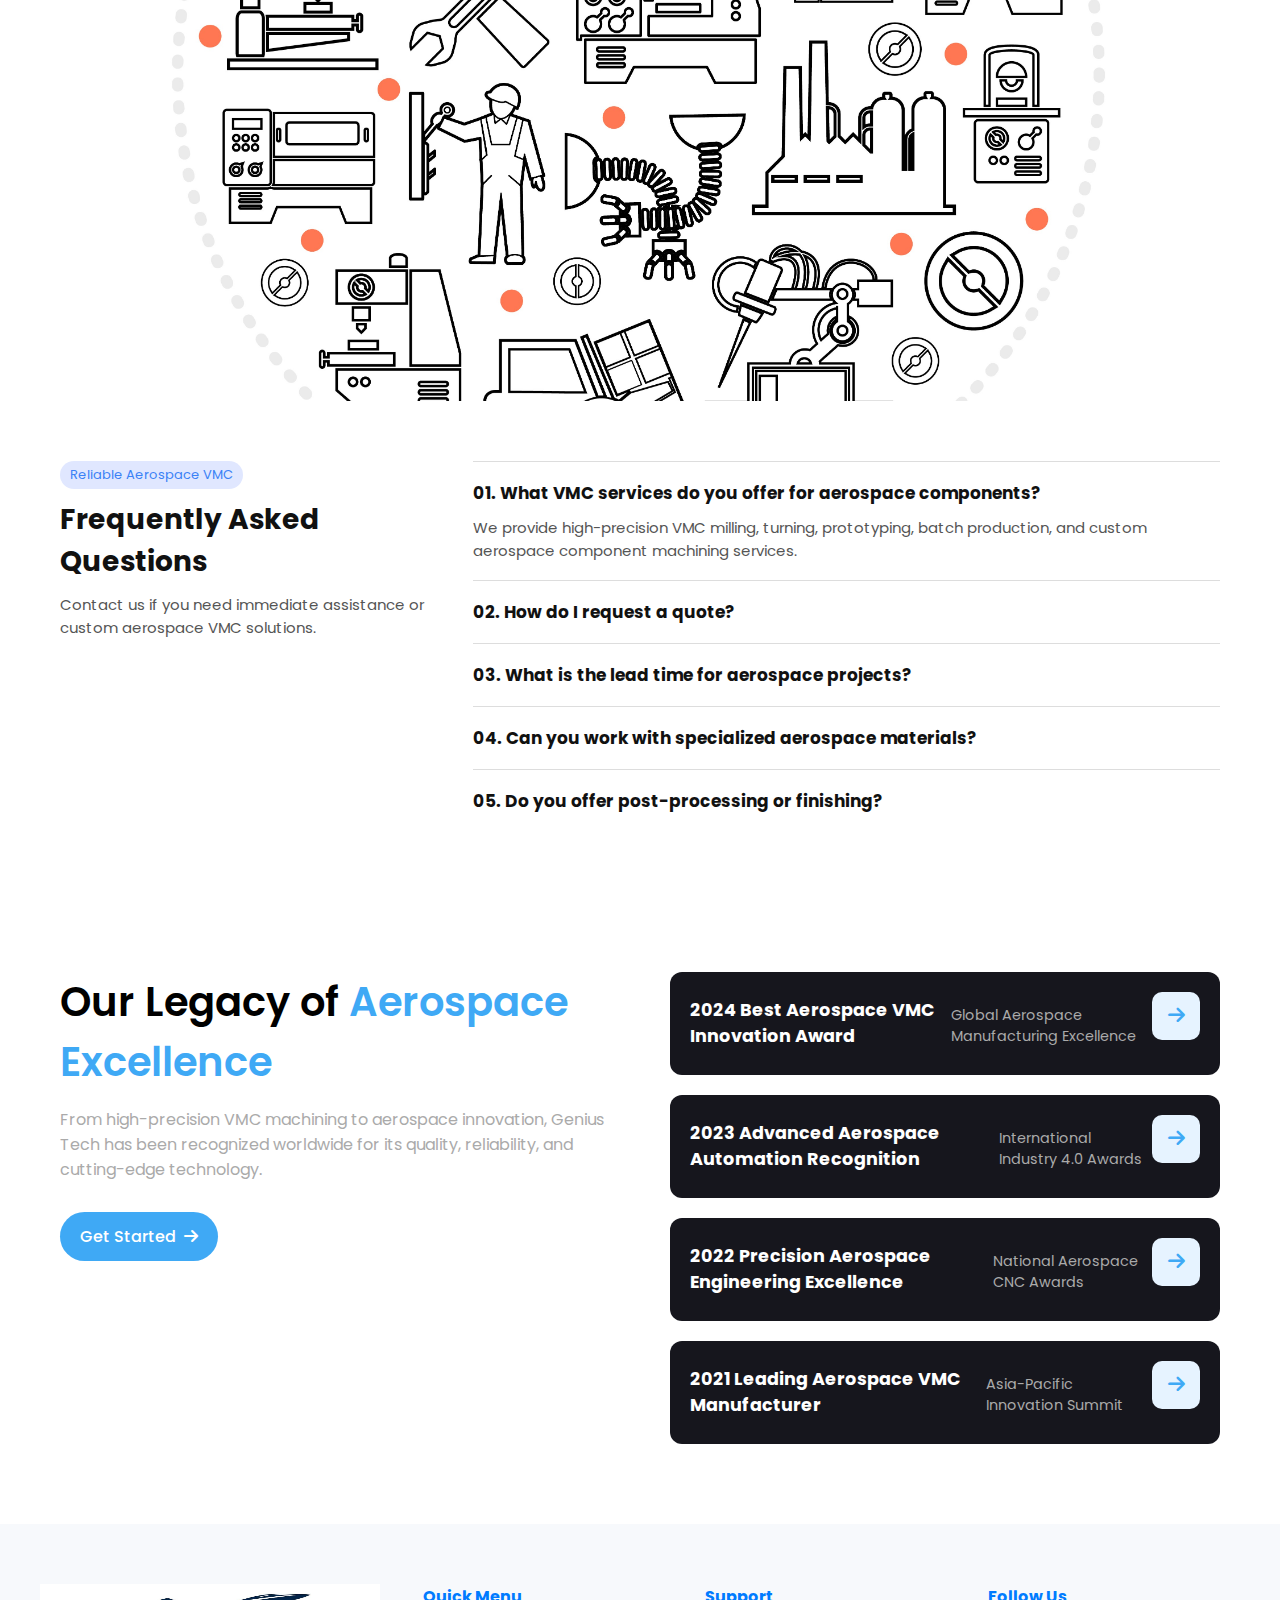
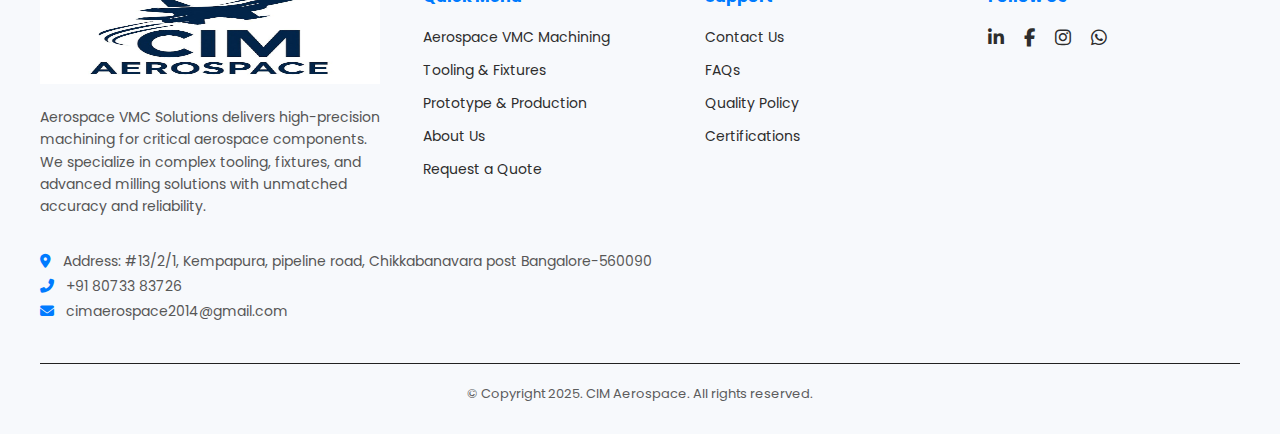
<file: contact.html>
<!DOCTYPE html>
<html lang="en">
  <head>
    <meta charset="UTF-8" />
    <meta name="viewport" content="width=device-width, initial-scale=1.0" />
    <title>Contact</title>
    <link rel="icon" href="img/logo/Screenshot 2025-09-24 103228.png" />

    <link rel="stylesheet" href="style.css" />
    <link
      href="https://fonts.googleapis.com/css2?family=Inter:wght@400;600;700&display=swap"
      rel="stylesheet"
    />
    <link
      href="https://fonts.googleapis.com/css2?family=Barlow:wght@400;500;600&display=swap"
      rel="stylesheet"
    />
    <link
      href="https://fonts.googleapis.com/css2?family=Poppins:wght@300;400;500;600;700&display=swap"
      rel="stylesheet"
    />

    <link
      rel="stylesheet"
      href="https://cdnjs.cloudflare.com/ajax/libs/font-awesome/6.5.0/css/all.min.css"
    />
  </head>
  <style>
    .service-hero-content h2 span.letter,
    .service-hero-content h1 span.letter {
      opacity: 0;
      transform: translateY(-30px);
      animation: fadeInUp 0.6s ease-out forwards;
      display: inline-block;
    }

    @keyframes fadeInUp {
      from {
        opacity: 0;
        transform: translateY(-30px);
      }
      to {
        opacity: 1;
        transform: translateY(0);
      }
    }

    .service-hero {
      background: url(img/45412.jpg) no-repeat center center/cover;

      padding: 100px 30px;
      position: relative;
      overflow: hidden;
      color: #fff;
      text-align: left;
    }

    .service-hero-content {
      max-width: 700px;
      position: relative;
      z-index: 2;
    }

    .service-hero-content h2 {
      font-size: 36px;
      font-weight: 300;
      line-height: 1.4;
    }

    .service-hero-content h2 span {
      font-weight: 700;
      color: #4c4c4c;
    }

    .bg-text {
      font-size: 100px;
      font-weight: 700;

      margin: 0;
      line-height: 1;
      bottom: 30px;
      left: 30px;
      color: #313131;
    }

    .legacy-section {
      color: #000000;
      padding: 80px 60px;
      font-family: "Poppins", sans-serif;
    }

    .legacy-container {
      display: flex;
      justify-content: space-between;
      align-items: flex-start;
      gap: 60px;
    }

    .legacy-left {
      flex: 1;
    }

    .legacy-left h2 {
      font-size: 2.5rem;
      font-weight: 600;
      margin-bottom: 15px;
    }

    .legacy-left h2 span {
      color: #3fa9f5;
    }

    .legacy-left p {
      font-size: 1rem;
      color: #aaa;
      margin-bottom: 30px;
    }

    .btn-primary {
      display: inline-flex;
      align-items: center;
      background: #3fa9f5;
      padding: 12px 20px;
      color: #fff;
      border-radius: 30px;
      text-decoration: none;
      transition: 0.3s;
    }

    .btn-primary i {
      margin-left: 8px;
    }

    .btn-primary:hover {
      background: #2a7fb6;
    }

    /* Right side */
    .legacy-right {
      flex: 1;
      display: flex;
      flex-direction: column;
      gap: 20px;
    }

    .legacy-card {
      background: #16161d;
      color: #ffffff;
      padding: 20px;
      border-radius: 12px;
      display: flex;
      justify-content: space-between;
      align-items: center;
      transition: 0.3s;
      cursor: pointer;
    }

    .legacy-card:hover {
      background: #1f1f28;
    }

    .legacy-card h3 {
      font-size: 1.1rem;
      margin: 0;
    }

    .legacy-card p {
      font-size: 0.9rem;
      color: #aaa;
      margin: 5px 0 0;
    }

    .icon {
      font-size: 1.2rem;
      color: #3fa9f5;
      flex-shrink: 0;
    }

    /* Responsive */
    @media (max-width: 900px) {
      .legacy-container {
        flex-direction: column;
      }
    }

  
    /* Make navbar fixed and ensure hero section is not hidden */
  </style>
  <body>
 <header class="navbar">
      <div class="logo">
        <img
          src="logo/WhatsApp Image 2025-09-26 at 10.34.01_32ccc002.jpg"
          alt=""
        />
      </div>
      <button class="menu-toggle" aria-label="Toggle menu">
        <i class="fas fa-bars"></i>
      </button>
      <nav class="nav-links">
        <a href="index.html">About</a>
        <a href="services.html">Services</a>
        <a href="precision.html">Precision</a>
        <a href="Project.html">Projects</a>
        <a href="contact.html">Contact</a>
       <a
          href="https://wa.me/918073383726?text=Hi%20SIM%20Aerospace!%20I%20am%20interested%20in%20your%20VMC%20solutions.%20Can%20you%20provide%20more%20details?"
          class="btn-yellow"
          >Enquiry ➜</a
        >
      </nav>
    </header>


    <section class="service-hero" id="services">
      <div class="service-hero-content">
        <h2>Let's <br /><span>Make an</span></h2>
        <h1 class="bg-text">Contact</h1>
      </div>
    </section>

   <section class="faq-section">
  <div class="faq-left">
    <span class="tag">Reliable Aerospace VMC</span>
    <h2>Frequently Asked Questions</h2>
    <p>
      Contact us if you need immediate assistance or custom aerospace VMC solutions.
    </p>
  </div>

  <div class="faq-right">
    <div class="faq-item active">
      <h4>01. What VMC services do you offer for aerospace components?</h4>
      <p>
        We provide high-precision VMC milling, turning, prototyping, batch production, and custom aerospace component machining services.
      </p>
    </div>
    <div class="faq-item">
      <h4>02. How do I request a quote?</h4>
      <p>
        Submit your technical drawings or CAD models via our contact form or email, and we’ll provide a detailed quotation tailored to aerospace requirements.
      </p>
    </div>
    <div class="faq-item">
      <h4>03. What is the lead time for aerospace projects?</h4>
      <p>
        Lead times vary based on component complexity, but most aerospace projects are completed within 10–20 business days.
      </p>
    </div>
    <div class="faq-item">
      <h4>04. Can you work with specialized aerospace materials?</h4>
      <p>
        Yes, we can work with aluminum alloys, titanium, stainless steel, Inconel, and engineering plastics for aerospace applications.
      </p>
    </div>
    <div class="faq-item">
      <h4>05. Do you offer post-processing or finishing?</h4>
      <p>
        We provide surface treatments like anodizing, polishing, heat treatment, coating, and laser marking to meet aerospace quality standards.
      </p>
    </div>
  </div>
</section>

<section class="legacy-section">
  <div class="legacy-container">
    <!-- Left Side -->
    <div class="legacy-left">
      <h2>Our Legacy of <span>Aerospace Excellence</span></h2>
      <p>
        From high-precision VMC machining to aerospace innovation, Genius Tech has
        been recognized worldwide for its quality, reliability, and cutting-edge technology.
      </p>
      <a href="#" class="btn-primary">
        Get Started <i class="fa fa-arrow-right"></i>
      </a>
    </div>

    <!-- Right Side -->
    <div class="legacy-right">
      <div class="legacy-card">
        <h3>2024 Best Aerospace VMC Innovation Award</h3>
        <p>Global Aerospace Manufacturing Excellence</p>
        <span class="icon"><i class="fa fa-arrow-right"></i></span>
      </div>

      <div class="legacy-card">
        <h3>2023 Advanced Aerospace Automation Recognition</h3>
        <p>International Industry 4.0 Awards</p>
        <span class="icon"><i class="fa fa-arrow-right"></i></span>
      </div>

      <div class="legacy-card">
        <h3>2022 Precision Aerospace Engineering Excellence</h3>
        <p>National Aerospace CNC Awards</p>
        <span class="icon"><i class="fa fa-arrow-right"></i></span>
      </div>

      <div class="legacy-card">
        <h3>2021 Leading Aerospace VMC Manufacturer</h3>
        <p>Asia-Pacific Innovation Summit</p>
        <span class="icon"><i class="fa fa-arrow-right"></i></span>
      </div>
    </div>
  </div>
</section>

    

    <footer class="footer">
      <div class="footer-container">
        <!-- Left Column -->
        <div class="footer-brand">
          <img
            src="logo/WhatsApp Image 2025-09-26 at 10.34.01_32ccc002.jpg"
            alt="Aerospace VMC Logo"
            class="logo"
          />
          <p>
            Aerospace VMC Solutions delivers high-precision machining for
            critical aerospace components. We specialize in complex tooling,
            fixtures, and advanced milling solutions with unmatched accuracy and
            reliability.
          </p>
        </div>

        <!-- Quick Menu -->
        <div class="footer-links">
          <h4>Quick Menu</h4>
          <ul>
            <li><a href="services.html">Aerospace VMC Machining</a></li>
            <li><a href="precision.html">Tooling & Fixtures</a></li>
            <li><a href="precision.html">Prototype & Production</a></li>
            <li><a href="index.html">About Us</a></li>
            <li><a href="contact.html">Request a Quote</a></li>
          </ul>
        </div>

        <!-- Support -->
        <div class="footer-links">
          <h4>Support</h4>
          <ul>
            <li><a href="contact.html">Contact Us</a></li>
            <li><a href="contact.html">FAQs</a></li>
            <li><a href="contact.html">Quality Policy</a></li>
            <li><a href="contact.html">Certifications</a></li>
          </ul>
        </div>

        <!-- Social -->
        <div class="footer-social">
          <h4>Follow Us</h4>
          <div class="social-icons">
            <a
              href="https://linkedin.com"
              target="_blank"
              rel="noopener"
              title="LinkedIn"
            >
              <i class="fab fa-linkedin-in"></i>
            </a>
            <a
              href="https://facebook.com"
              target="_blank"
              rel="noopener"
              title="Facebook"
            >
              <i class="fab fa-facebook-f"></i>
            </a>
            <a
              href="https://instagram.com"
              target="_blank"
              rel="noopener"
              title="Instagram"
            >
              <i class="fab fa-instagram"></i>
            </a>
          <a
              href="https://wa.me/918073383726?text=Hi%20CIM%20Aerospace!%20I%20am%20interested%20in%20your%20VMC%20solutions. Can%20you%20provide%20more%20details?"
             target=" _blank"
              rel="noopener"
              title="WhatsApp"
              ><i class="fab fa-whatsapp"></i
            ></a>
          </div>
        </div>

        <!-- Contact -->
        <div class="footer-contact">
          <p>
            <a
              href="https://maps.app.goo.gl/aDXQcrM77zKSR34K7?g_st=iw"
              target="_blank"
              rel="noopener"
            >
              <i class="fas fa-map-marker-alt"></i>
              Address: #13/2/1, Kempapura, pipeline road, Chikkabanavara post Bangalore-560090

            </a>
          </p>
          <p>
            <a href="tel:+918123638613">
              <i class="fas fa-phone-alt"></i> +91 80733 83726

            </a>
          </p>
          <p>
            <a
              href="https://mail.google.com/mail/?view=cm&fs=1&to=cimaerospace2014@gmail.com&su=Aerospace%20Machining%20Enquiry&body=Hello%20Aerospace%20VMC%2C%0A%0AI%20am%20interested%20in%20your%20aerospace%20solutions.%20Please%20share%20more%20details%20with%20me.%0A%0ARegards%2C%0A[Your%20Name]"
              rel="noopener"
              target="_blank"
            >
              <i class="fas fa-envelope"></i> cimaerospace2014@gmail.com
            </a>
          </p>
        </div>
      </div>

      <div class="footer-bottom">
        <p>© Copyright 2025. CIM Aerospace. All rights reserved.</p>
      </div>
    </footer>
  




    <script>
      document.addEventListener("DOMContentLoaded", function () {
        const menuToggle = document.querySelector(".menu-toggle");
        const navLinks = document.querySelector(".nav-links");
        menuToggle.addEventListener("click", function () {
          navLinks.classList.toggle("active");
        });
      });
    </script>
    <script>









      document.addEventListener("DOMContentLoaded", function () {
        // Service Hero h2 animation
        const serviceHeroH2 = document.querySelector(
          ".service-hero-content h2"
        );
        if (serviceHeroH2) {
          // Split text into spans if not already done
          if (!serviceHeroH2.querySelector("span.letter")) {
            const html = serviceHeroH2.innerHTML;
            // Split by <br> and animate each line
            serviceHeroH2.innerHTML = "";
            html.split("<br>").forEach((line, lineIdx) => {
              if (lineIdx > 0)
                serviceHeroH2.appendChild(document.createElement("br"));
              line
                .replace(/<[^>]+>/g, "")
                .split("")
                .forEach((char, i) => {
                  const span = document.createElement("span");
                  span.className = "letter";
                  span.textContent = char === " " ? "\u00A0" : char;
                  serviceHeroH2.appendChild(span);
                });
            });
          }
          serviceHeroH2.querySelectorAll("span.letter").forEach((span) => {
            span.style.opacity = 0;
            span.style.transform = "translateY(-30px)";
            span.style.animation = "none";
          });
          const observerH2 = new IntersectionObserver(
            ([entry]) => {
              if (entry.isIntersecting) {
                serviceHeroH2
                  .querySelectorAll("span.letter")
                  .forEach((span, i) => {
                    span.style.animation = "fadeInUp 0.6s ease-out forwards";
                    span.style.animationDelay = i * 0.06 + "s";
                  });
              }
            },
            { threshold: 0.5 }
          );
          observerH2.observe(serviceHeroH2);
        }

        // Service Hero h1 animation
        const serviceHeroH1 = document.querySelector(
          ".service-hero-content h1"
        );
        if (serviceHeroH1) {
          if (!serviceHeroH1.querySelector("span.letter")) {
            const text = serviceHeroH1.textContent;
            serviceHeroH1.innerHTML = "";
            text.split("").forEach((char) => {
              const span = document.createElement("span");
              span.className = "letter";
              span.textContent = char === " " ? "\u00A0" : char;
              serviceHeroH1.appendChild(span);
            });
          }
          serviceHeroH1.querySelectorAll("span.letter").forEach((span) => {
            span.style.opacity = 0;
            span.style.transform = "translateY(-30px)";
            span.style.animation = "none";
          });
          const observerH1 = new IntersectionObserver(
            ([entry]) => {
              if (entry.isIntersecting) {
                serviceHeroH1
                  .querySelectorAll("span.letter")
                  .forEach((span, i) => {
                    span.style.animation = "fadeInUp 0.6s ease-out forwards";
                    span.style.animationDelay = i * 0.06 + "s";
                  });
              }
            },
            { threshold: 0.5 }
          );
          observerH1.observe(serviceHeroH1);
        }
      });
    </script>
    <script src="script.js"></script>
  </body>
</html>
</file>
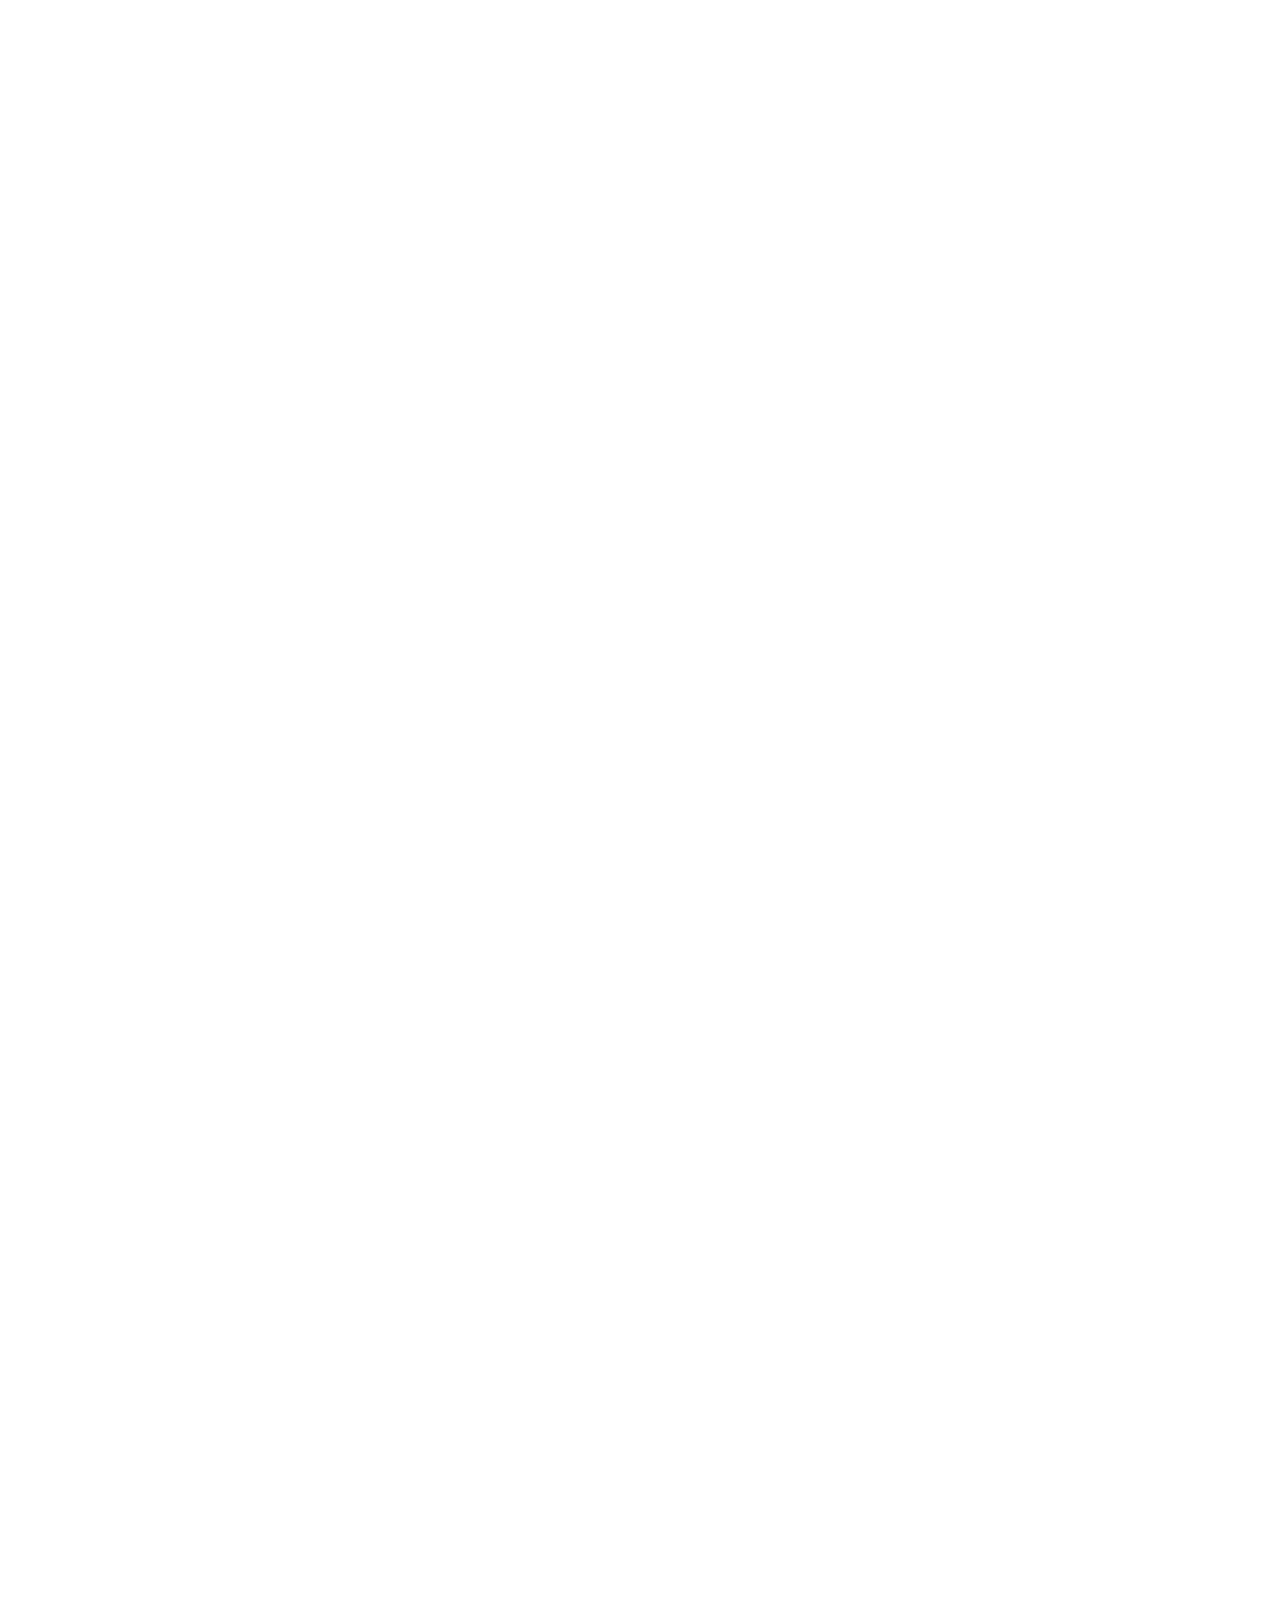
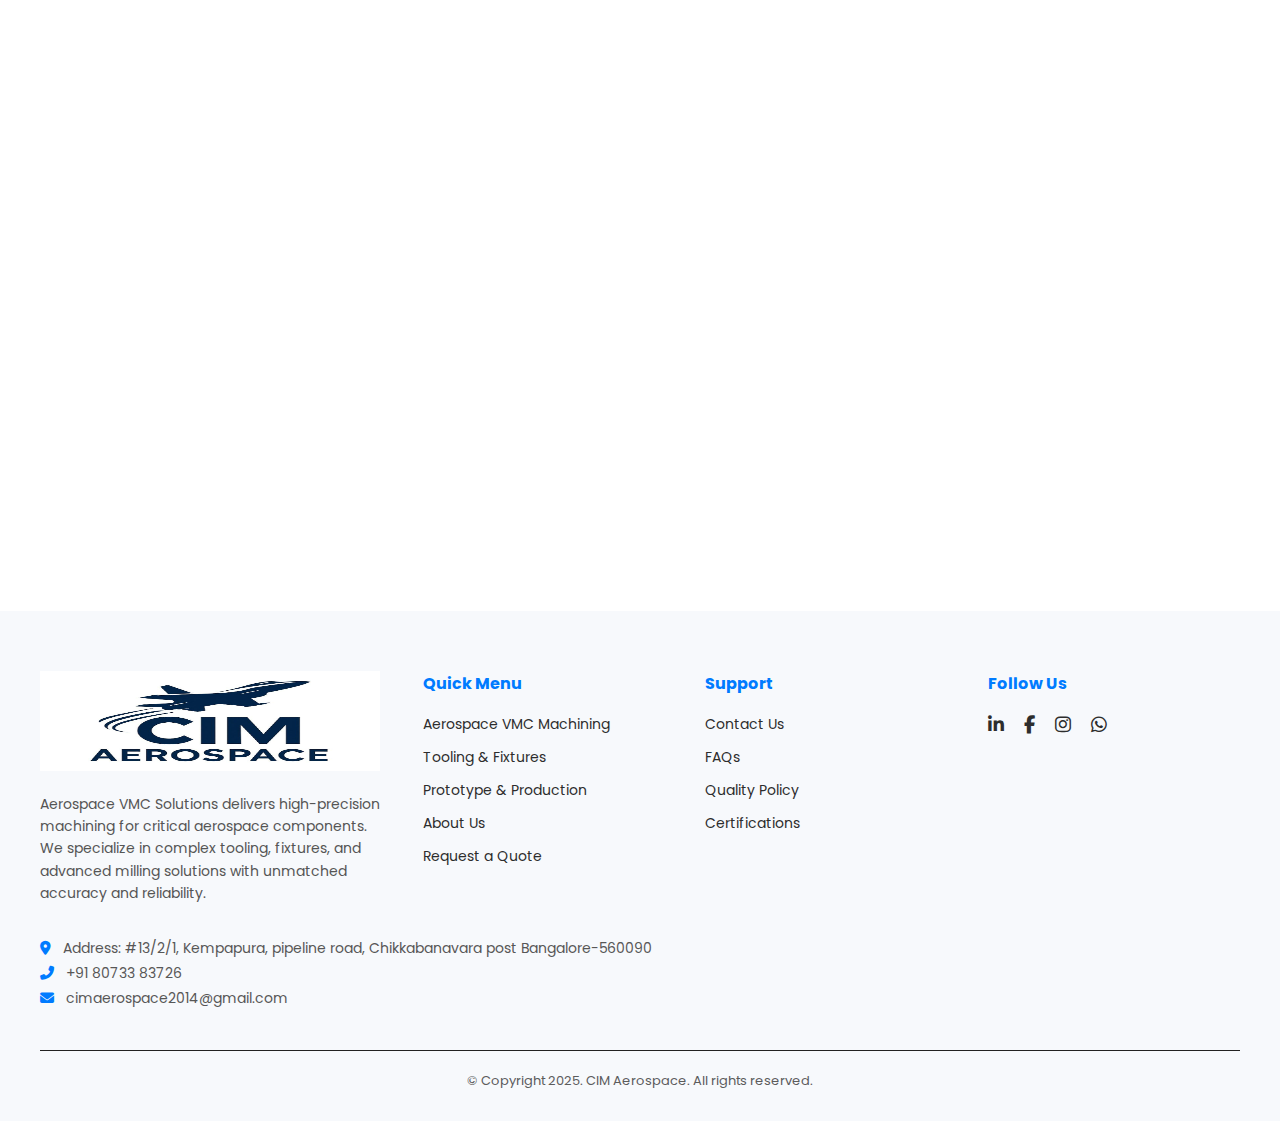
<file: precision.html>
<!DOCTYPE html>
<html lang="en">
  <head>
    <meta charset="UTF-8" />
    <meta name="viewport" content="width=device-width, initial-scale=1.0" />
    <title>Precision</title>
    <link rel="icon" href="img/logo/Screenshot 2025-09-24 103228.png" />

    <link rel="stylesheet" href="style.css" />
    <link
      href="https://fonts.googleapis.com/css2?family=Inter:wght@400;600;700&display=swap"
      rel="stylesheet"
    />
    <link
      href="https://fonts.googleapis.com/css2?family=Barlow:wght@400;500;600&display=swap"
      rel="stylesheet"
    />
    <link
      href="https://fonts.googleapis.com/css2?family=Poppins:wght@300;400;500;600;700&display=swap"
      rel="stylesheet"
    />

    <link
      rel="stylesheet"
      href="https://cdnjs.cloudflare.com/ajax/libs/font-awesome/6.5.0/css/all.min.css"
    />
  </head>
  <style>
    .service-hero-content h2 span.letter,
    .service-hero-content h1 span.letter {
      opacity: 0;
      transform: translateY(-30px);
      animation: fadeInUp 0.6s ease-out forwards;
      display: inline-block;
    }

    @keyframes fadeInUp {
      from {
        opacity: 0;
        transform: translateY(-30px);
      }
      to {
        opacity: 1;
        transform: translateY(0);
      }
    }

    .service-hero {
      background-image: url(bg/slide-aerospace-defence-edit.jpg);
      background-size: cover;
      background-position: center;
      padding: 100px 30px;
      position: relative;
      overflow: hidden;
      color: #fff;
      text-align: left;
    }

    .service-hero-content {
      max-width: 700px;
      position: relative;
      z-index: 2;
    }

    .service-hero-content h2 {
      font-size: 36px;
      font-weight: 300;
      line-height: 1.4;
    }

    .service-hero-content h2 span {
      font-weight: 700;
      color: #ffffff;
    }

    .bg-text {
      font-size: 100px;
      font-weight: 700;

      margin: 0;
      line-height: 1;
      bottom: 30px;
      left: 30px;
      color: #021b5d;
    }

    /* Add this to your style block or style.css */

    /* Fade-left animation for service-hero section */
    @keyframes fadeLeft {
      from {
        opacity: 0;
        transform: translateX(-40px);
      }
      to {
        opacity: 1;
        transform: translateX(0);
      }
    }

    .service-hero {
      opacity: 0;
      transform: translateX(-40px);
      animation: none;
    }

    /* Fade-up animation for service section */
    @keyframes fadeUp {
      from {
        opacity: 0;
        transform: translateY(32px);
      }
      to {
        opacity: 1;
        transform: translateY(0);
      }
    }

    .services {
      opacity: 0;
      transform: translateY(32px);
      animation: fadeUp 0.8s cubic-bezier(0.2, 0.9, 0.2, 1) forwards;
      animation-delay: 1.8s;
    }

    /* Fade-up animation for service section */
    @keyframes fadeUp {
      from {
        opacity: 0;
        transform: translateY(32px);
      }
      to {
        opacity: 1;
        transform: translateY(0);
      }
    }

    .services {
      opacity: 0;
      transform: translateY(32px);
      animation: fadeUp 0.8s cubic-bezier(0.2, 0.9, 0.2, 1) forwards;
      animation-delay: 0.2s;
    }
  </style>
  <body>
 <header class="navbar">
      <div class="logo">
        <img
          src="logo/WhatsApp Image 2025-09-26 at 10.34.01_32ccc002.jpg"
          alt=""
        />
      </div>
      <button class="menu-toggle" aria-label="Toggle menu">
        <i class="fas fa-bars"></i>
      </button>
      <nav class="nav-links">
        <a href="index.html">About</a>
        <a href="services.html">Services</a>
        <a href="precision.html">Precision</a>
        <a href="Project.html">Projects</a>
        <a href="contact.html">Contact</a>
        <a
          href="https://wa.me/918073383726?text=Hi%20SIM%20Aerospace!%20I%20am%20interested%20in%20your%20VMC%20solutions.%20Can%20you%20provide%20more%20details?"
          class="btn-yellow"
          >Enquiry ➜</a
        >
      </nav>
    </header>


    <section class="service-hero" id="services">
      <div class="service-hero-content">
        <h2>We provide <br /><span>Best Quality</span></h2>
        <h1 class="bg-text">Precision</h1>
      </div>
    </section>

  <section class="services">
  <h2>Aerospace VMC Manufacturing Solutions</h2>
  <p>
    From prototype development to production-grade aerospace parts, Genius Tech
    delivers high-precision VMC machining and tooling solutions tailored for
    aerospace industry requirements.
  </p>

  <div class="cards">
    <div class="card">
      <img src="img/abt/CNC-Machine.jpg" alt="Aerospace Machining" />
      <h3>Aerospace Machining</h3>
      <p>
        High-accuracy machining of aerospace alloys such as titanium, Inconel,
        and aluminum for critical flight components.
      </p>
      <a href="#">Learn More →</a>
    </div>

    <div class="card">
      <img
        src="img/abt/istockphoto-154368811-612x612.jpg"
        alt="VMC Aerospace Milling"
      />
      <h3>VMC Precision Milling</h3>
      <p>
        Advanced Vertical Machining Centers delivering precision for turbine
        parts, structural elements, and aerospace tooling.
      </p>
      <a href="#">Learn More →</a>
    </div>

    <div class="card">
      <img
        src="img/close-up-scene-progressive-die-operation-metal-work-processing-stamping-die-close-up-scene-progressive-die-operation-215348292.webp"
        alt="Aerospace Tooling"
      />
      <h3>Tooling & Fixtures</h3>
      <p>
        Custom aerospace tooling, press tools, and jigs designed for durability,
        accuracy, and global compliance standards.
      </p>
      <a href="#">Learn More →</a>
    </div>
  </div>
</section>


   <section class="popular-details">
  <div class="section-header">
    <span class="tag">Aerospace Manufacturing</span>
    <h2>The Most Popular <span>Components</span> We Deliver</h2>
  </div>

  <div class="details-grid">
    <!-- Card 1 -->
    <div class="detail-card">
      <img
        src="cimcomponent/IMG-20250926-WA0012.jpg"
        alt="Precision Fixture"
      />
      <h3>Precision Fixtures</h3>
      <ul>
        <li><strong>Material:</strong> Alloy Steel, Tool Steel</li>
        <li><strong>Tolerance:</strong> ±0.01 mm</li>
        <li><strong>Application:</strong> Aerospace Assembly & Workholding</li>
        <li><strong>Finish:</strong> Heat Treated / Ground</li>
      </ul>
    </div>

    <!-- Card 2 -->
    <div class="detail-card">
      <img src="cimcomponent/IMG-20250926-WA0013.jpg" alt="Base Plate" />
      <h3>Machine Base Plates</h3>
      <ul>
        <li><strong>Material:</strong> Cast Iron / Mild Steel</li>
        <li><strong>Size Range:</strong> 200 mm – 2000 mm</li>
        <li><strong>Surface Finish:</strong> Milled / Ground</li>
        <li><strong>Usage:</strong> Aerospace Tooling & Fixtures</li>
      </ul>
    </div>

    <!-- Card 3 -->
    <div class="detail-card">
      <img src="cimcomponent/IMG-20250926-WA0014.jpg" alt="Tool Holder" />
      <h3>Tool Holders</h3>
      <ul>
        <li><strong>Type:</strong> BT, CAT, HSK</li>
        <li><strong>Material:</strong> Alloy Steel</li>
        <li><strong>Clamping:</strong> Hydraulic / Mechanical</li>
        <li><strong>Accuracy:</strong> 5 μm Runout</li>
      </ul>
    </div>

    <!-- Card 4 -->
    <div class="detail-card">
      <img src="cimcomponent/IMG-20250926-WA0015.jpg" alt="Shaft Component" />
      <h3>Custom Shafts</h3>
      <ul>
        <li><strong>Material:</strong> Stainless Steel, Alloy Steel</li>
        <li><strong>Diameter:</strong> 10–150 mm</li>
        <li><strong>Length:</strong> Up to 1200 mm</li>
        <li><strong>Application:</strong> Aerospace Rotors & Drives</li>
      </ul>
    </div>

    <!-- Card 5 -->
    <div class="detail-card">
      <img src="cimcomponent/IMG-20250926-WA0016.jpg" alt="Bearing Housing" />
      <h3>Bearing Housings</h3>
      <ul>
        <li><strong>Material:</strong> Cast Iron, Aluminum</li>
        <li><strong>Bore Size:</strong> 20–150 mm</li>
        <li><strong>Application:</strong> Jet Engines & Industrial Systems</li>
        <li><strong>Finish:</strong> CNC Machined</li>
      </ul>
    </div>

    <!-- Upload Card -->
    <div class="upload-card">
      <div class="upload-box">
        <h3>Upload Your CAD / 3D Design</h3>
        <p>
          Supported Formats:<br />
          STEP / IGES / STL / DXF / FBX
        </p>
        <a href="mailto:admin@genius-technology.co.in?subject=RFQ%20Request&body=Hello%20Genius%20Tech,%0D%0A%0D%0APlease%20find%20attached%20CAD%20files%20for%20quotation." 
           class="btn-primary">Request a Quote</a>
      </div>
    </div>
  </div>
</section>


    <footer class="footer">
      <div class="footer-container">
        <!-- Left Column -->
        <div class="footer-brand">
          <img
            src="logo/WhatsApp Image 2025-09-26 at 10.34.01_32ccc002.jpg"
            alt="Aerospace VMC Logo"
            class="logo"
          />
          <p>
            Aerospace VMC Solutions delivers high-precision machining for
            critical aerospace components. We specialize in complex tooling,
            fixtures, and advanced milling solutions with unmatched accuracy and
            reliability.
          </p>
        </div>

        <!-- Quick Menu -->
        <div class="footer-links">
          <h4>Quick Menu</h4>
          <ul>
            <li><a href="services.html">Aerospace VMC Machining</a></li>
            <li><a href="precision.html">Tooling & Fixtures</a></li>
            <li><a href="precision.html">Prototype & Production</a></li>
            <li><a href="index.html">About Us</a></li>
            <li><a href="contact.html">Request a Quote</a></li>
          </ul>
        </div>

        <!-- Support -->
        <div class="footer-links">
          <h4>Support</h4>
          <ul>
            <li><a href="contact.html">Contact Us</a></li>
            <li><a href="contact.html">FAQs</a></li>
            <li><a href="contact.html">Quality Policy</a></li>
            <li><a href="contact.html">Certifications</a></li>
          </ul>
        </div>

        <!-- Social -->
        <div class="footer-social">
          <h4>Follow Us</h4>
          <div class="social-icons">
            <a
              href="https://linkedin.com"
              target="_blank"
              rel="noopener"
              title="LinkedIn"
            >
              <i class="fab fa-linkedin-in"></i>
            </a>
            <a
              href="https://facebook.com"
              target="_blank"
              rel="noopener"
              title="Facebook"
            >
              <i class="fab fa-facebook-f"></i>
            </a>
            <a
              href="https://instagram.com"
              target="_blank"
              rel="noopener"
              title="Instagram"
            >
              <i class="fab fa-instagram"></i>
            </a>
          <a
              href="https://wa.me/918073383726?text=Hi%20CIM%20Aerospace!%20I%20am%20interested%20in%20your%20VMC%20solutions. Can%20you%20provide%20more%20details?"
             target=" _blank"
              rel="noopener"
              title="WhatsApp"
              ><i class="fab fa-whatsapp"></i
            ></a>
          </div>
        </div>

        <!-- Contact -->
        <div class="footer-contact">
          <p>
            <a
              href="https://maps.app.goo.gl/aDXQcrM77zKSR34K7?g_st=iw"
              target="_blank"
              rel="noopener"
            >
              <i class="fas fa-map-marker-alt"></i>
              Address: #13/2/1, Kempapura, pipeline road, Chikkabanavara post Bangalore-560090

            </a>
          </p>
          <p>
            <a href="tel:+918123638613">
              <i class="fas fa-phone-alt"></i> +91 80733 83726

            </a>
          </p>
          <p>
            <a
              href="https://mail.google.com/mail/?view=cm&fs=1&to=cimaerospace2014@gmail.com&su=Aerospace%20Machining%20Enquiry&body=Hello%20Aerospace%20VMC%2C%0A%0AI%20am%20interested%20in%20your%20aerospace%20solutions.%20Please%20share%20more%20details%20with%20me.%0A%0ARegards%2C%0A[Your%20Name]"
              rel="noopener"
              target="_blank"
            >
              <i class="fas fa-envelope"></i> cimaerospace2014@gmail.com
            </a>
          </p>
        </div>
      </div>

      <div class="footer-bottom">
        <p>© Copyright 2025. CIM Aerospace. All rights reserved.</p>
      </div>
    </footer>

    <script>
      document.addEventListener("DOMContentLoaded", function () {
        // Service Hero h2 animation
        const serviceHeroH2 = document.querySelector(
          ".service-hero-content h2"
        );
        if (serviceHeroH2) {
          // Split text into spans if not already done
          if (!serviceHeroH2.querySelector("span.letter")) {
            const html = serviceHeroH2.innerHTML;
            // Split by <br> and animate each line
            serviceHeroH2.innerHTML = "";
            html.split("<br>").forEach((line, lineIdx) => {
              if (lineIdx > 0)
                serviceHeroH2.appendChild(document.createElement("br"));
              line
                .replace(/<[^>]+>/g, "")
                .split("")
                .forEach((char, i) => {
                  const span = document.createElement("span");
                  span.className = "letter";
                  span.textContent = char === " " ? "\u00A0" : char;
                  serviceHeroH2.appendChild(span);
                });
            });
          }
          serviceHeroH2.querySelectorAll("span.letter").forEach((span) => {
            span.style.opacity = 0;
            span.style.transform = "translateY(-30px)";
            span.style.animation = "none";
          });
          const observerH2 = new IntersectionObserver(
            ([entry]) => {
              if (entry.isIntersecting) {
                serviceHeroH2
                  .querySelectorAll("span.letter")
                  .forEach((span, i) => {
                    span.style.animation = "fadeInUp 0.6s ease-out forwards";
                    span.style.animationDelay = i * 0.06 + "s";
                  });
              }
            },
            { threshold: 0.5 }
          );
          observerH2.observe(serviceHeroH2);
        }

        // Service Hero h1 animation
        const serviceHeroH1 = document.querySelector(
          ".service-hero-content h1"
        );
        if (serviceHeroH1) {
          if (!serviceHeroH1.querySelector("span.letter")) {
            const text = serviceHeroH1.textContent;
            serviceHeroH1.innerHTML = "";
            text.split("").forEach((char) => {
              const span = document.createElement("span");
              span.className = "letter";
              span.textContent = char === " " ? "\u00A0" : char;
              serviceHeroH1.appendChild(span);
            });
          }
          serviceHeroH1.querySelectorAll("span.letter").forEach((span) => {
            span.style.opacity = 0;
            span.style.transform = "translateY(-30px)";
            span.style.animation = "none";
          });
          const observerH1 = new IntersectionObserver(
            ([entry]) => {
              if (entry.isIntersecting) {
                serviceHeroH1
                  .querySelectorAll("span.letter")
                  .forEach((span, i) => {
                    span.style.animation = "fadeInUp 0.6s ease-out forwards";
                    span.style.animationDelay = i * 0.06 + "s";
                  });
              }
            },
            { threshold: 0.5 }
          );
          observerH1.observe(serviceHeroH1);
        }
      });

      document.addEventListener("DOMContentLoaded", function () {
        const menuToggle = document.querySelector(".menu-toggle");
        const navLinks = document.querySelector(".nav-links");
        menuToggle.addEventListener("click", function () {
          navLinks.classList.toggle("active");
        });
      });

      document.addEventListener("DOMContentLoaded", function () {
        const servicesSection = document.querySelector(".services");
        if (!servicesSection) return;
        servicesSection.style.opacity = 0;
        servicesSection.style.transform = "translateY(32px)";
        const observer = new IntersectionObserver(
          function (entries) {
            if (entries[0].isIntersecting) {
              servicesSection.style.animation =
                "fadeUp 0.8s cubic-bezier(.2,.9,.2,1) forwards";
              servicesSection.style.animationDelay = "0.2s";
              observer.disconnect();
            }
          },
          { threshold: 0.3 }
        );
        observer.observe(servicesSection);
      });

      // Fade-left animation for service-hero section
      document.addEventListener("DOMContentLoaded", function () {
        const serviceHero = document.querySelector(".service-hero");
        if (!serviceHero) return;
        serviceHero.style.opacity = 0;
        serviceHero.style.transform = "translateX(-40px)";
        const observer = new IntersectionObserver(
          function (entries) {
            if (entries[0].isIntersecting) {
              serviceHero.style.animation =
                "fadeLeft 0.8s cubic-bezier(.2,.9,.2,1) forwards";
              serviceHero.style.animationDelay = "0.2s";
              observer.disconnect();
            }
          },
          { threshold: 0.3 }
        );
        observer.observe(serviceHero);
      });

      // Fade-up animation for popular-details section
      document.addEventListener("DOMContentLoaded", function () {
        const popularDetails = document.querySelector(".popular-details");
        if (!popularDetails) return;
        popularDetails.style.opacity = 0;
        popularDetails.style.transform = "translateY(32px)";
        const observer = new IntersectionObserver(
          function (entries) {
            if (entries[0].isIntersecting) {
              popularDetails.style.animation =
                "fadeUp 0.8s cubic-bezier(.2,.9,.2,1) forwards";
              popularDetails.style.animationDelay = "0.2s";
              observer.disconnect();
            }
          },
          { threshold: 0.3 }
        );
        observer.observe(popularDetails);
      });
    </script>
  </body>
</html>
</file>
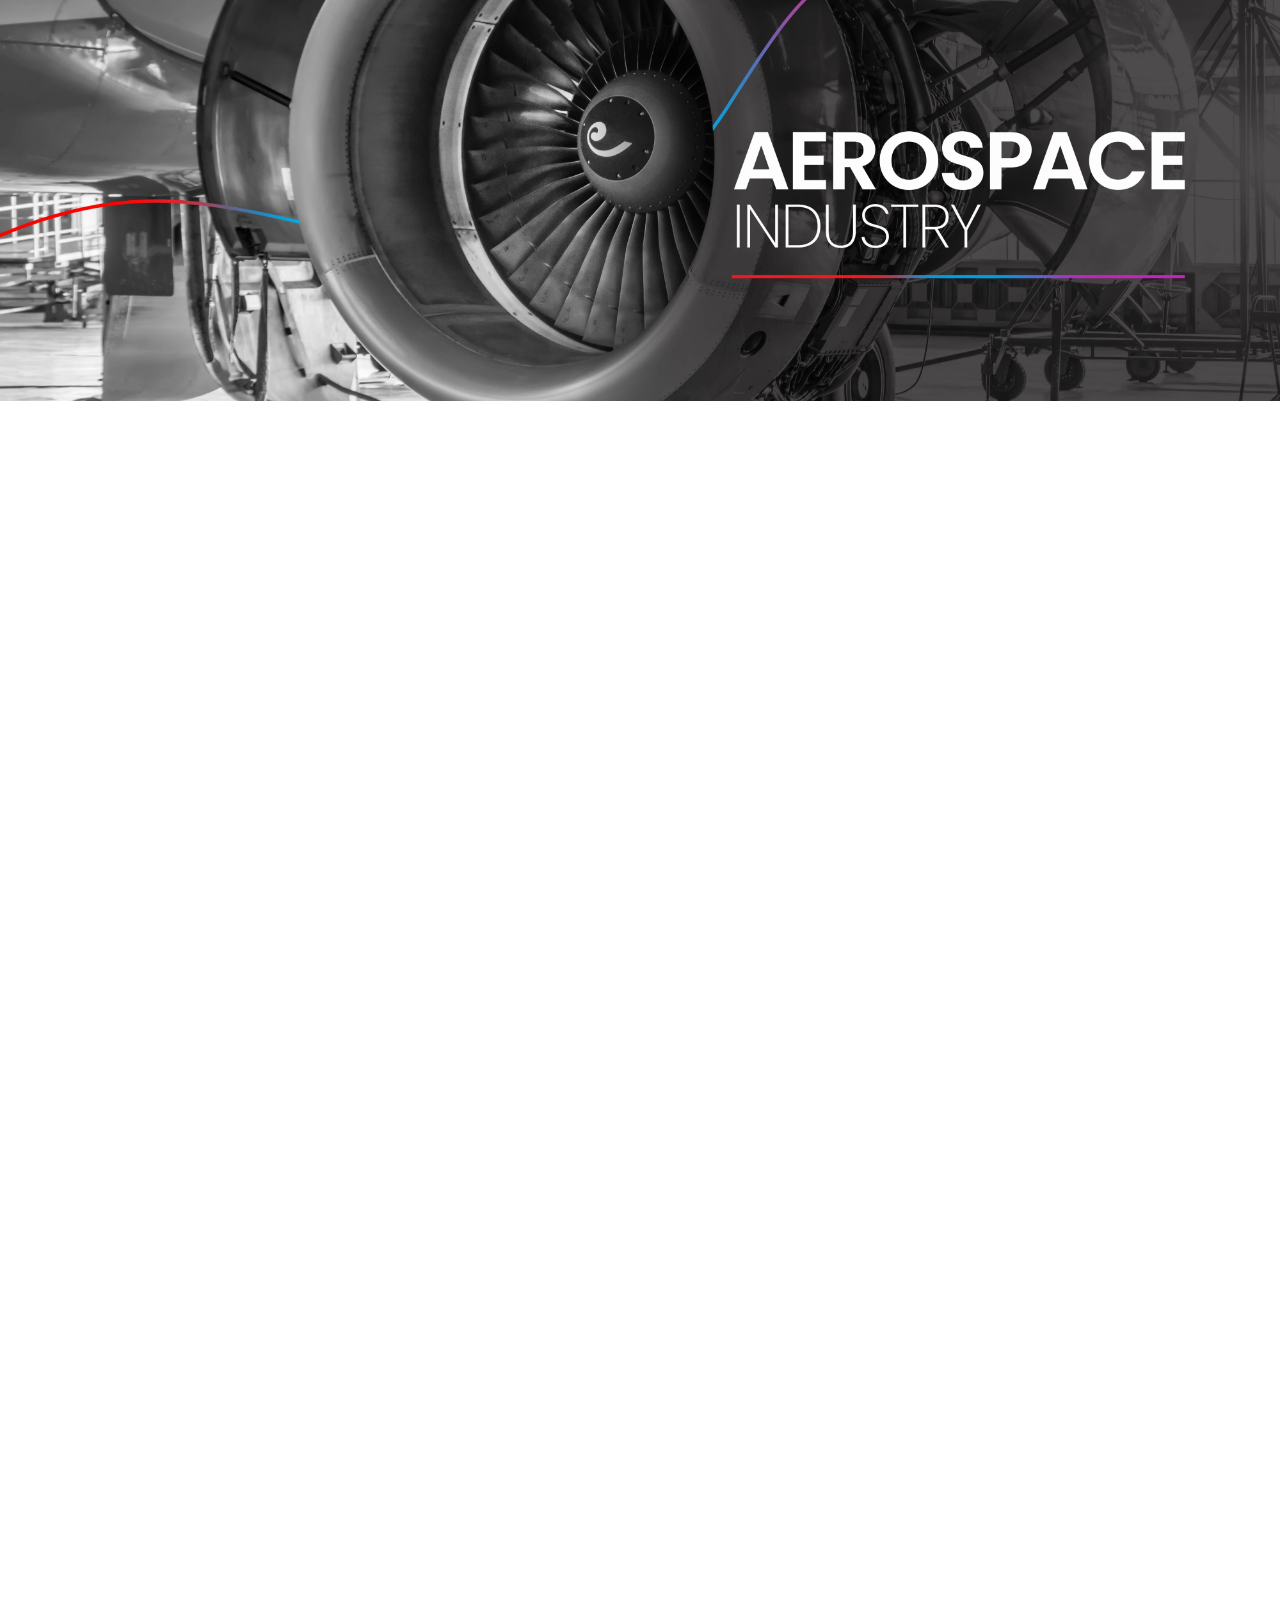
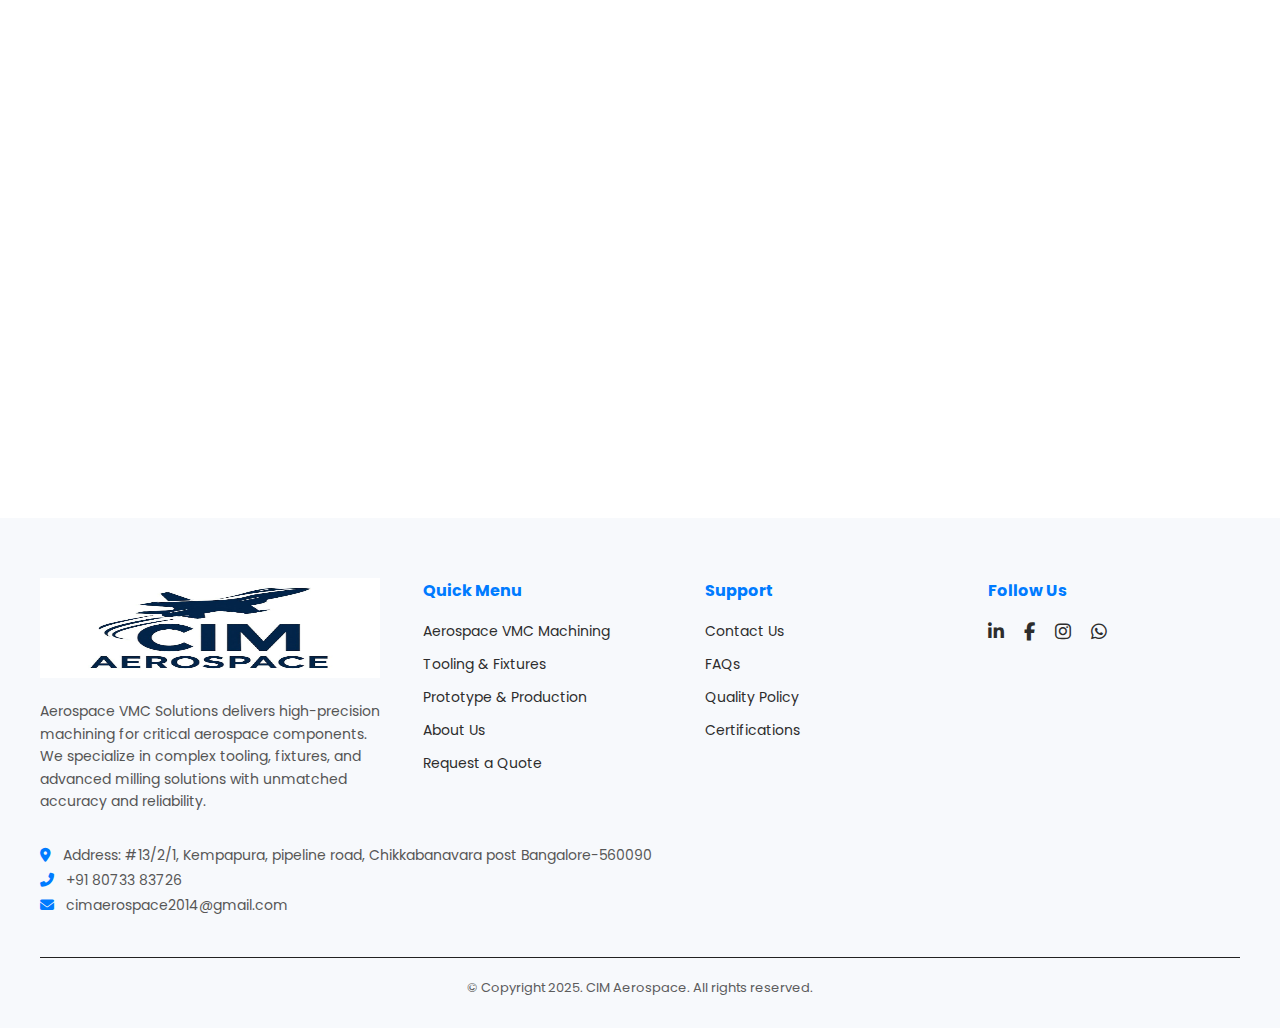
<file: services.html>
<!DOCTYPE html>
<html lang="en">
  <head>
    <meta charset="UTF-8" />
    <meta name="viewport" content="width=device-width, initial-scale=1.0" />
    <title>Service</title>
    <link rel="icon" href="img/logo/Screenshot 2025-09-24 103228.png" />
    <link rel="stylesheet" href="style.css" />
    <link
      href="https://fonts.googleapis.com/css2?family=Inter:wght@400;600;700&display=swap"
      rel="stylesheet"
    />
    <link
      href="https://fonts.googleapis.com/css2?family=Barlow:wght@400;500;600&display=swap"
      rel="stylesheet"
    />
    <link
      href="https://fonts.googleapis.com/css2?family=Poppins:wght@300;400;500;600;700&display=swap"
      rel="stylesheet"
    />

    <link
      rel="stylesheet"
      href="https://cdnjs.cloudflare.com/ajax/libs/font-awesome/6.5.0/css/all.min.css"
    />

    <style>
      .service-hero-content h2 span.letter,
      .service-hero-content h1 span.letter {
        opacity: 0;
        transform: translateY(-30px);
        animation: fadeInUp 0.6s ease-out forwards;
        display: inline-block;
      }

      @keyframes fadeInUp {
        from {
          opacity: 0;
          transform: translateY(-30px);
        }
        to {
          opacity: 1;
          transform: translateY(0);
        }
      }

      .service-hero {
        background-image: url(bg/aerospace-industry-hero-banner.webp);
        background-size: cover;
        background-position: center;
        padding: 100px 30px;
        position: relative;
        overflow: hidden;
        color: #fff;
        text-align: left;
      }

      .service-hero-content {
        max-width: 700px;
        position: relative;
        z-index: 2;
      }

      .service-hero-content h2 {
        font-size: 36px;
        font-weight: 300;
        line-height: 1.4;
      }

      .service-hero-content h2 span {
        font-weight: 700;
        color: #ffffff;
      }

      .bg-text {
        font-size: 100px;
        font-weight: 700;
        margin: 0;
        line-height: 1;
        bottom: 30px;
        left: 30px;
        color: #007bff;
      }

      /* Service Section */
      .services {
        padding: 20px 0;
        background: #f9f9f9;
        text-align: center;
        font-family: "Poppins", Arial, sans-serif;
        background-image: url(/img/nav-logo/ChatGPT\ Image\ Jul\ 9\,\ 2025\,\ 10_51_47\ PM.png);
      }

      .section-title {
        font-size: 42px;
        margin-bottom: 40px;
      }

      .section-title span {
        color: #007bff;
      }

      .service-grid {
        display: flex;
        flex-wrap: wrap;
        gap: 30px;
        justify-content: center;
      }

      .service-box {
        background: #f7f9fc;
        padding: 30px;
        border-radius: 12px;
        box-shadow: 0 0 12px rgba(0, 0, 0, 0.05);
        flex: 1 1 280px;
        transition: 0.3s;
        cursor: pointer;
      }

      .service-box i {
        color: #007bff;
        margin-bottom: 15px;
      }

      .service-box h4 {
        margin: 15px 0 10px;
      }
      .service-box p {
        font-size: 0.95rem;
        color: #6f6f6f;
      }

      .service-box.active,
      .service-box:hover {
        background: black;
        color: #ffffff;
      }
      .service-box:hover p {
        color: #bdbdbd;
      }

      .service-box.active i,
      .service-box:hover i {
        color: #007bff;
      }

      /* Expertise Section */
      .expertise {
        padding: 30px 0;
        text-align: center;
        background: #fff;
        background-image: url(/img/hero/img\ bg.png);
        font-family: "Poppins", Arial, sans-serif;
      }

      .expertise-grid {
        display: flex;
        flex-wrap: wrap;
        gap: 30px;
        justify-content: center;
      }

      .expert-box {
        flex: 1 1 280px;
      }

      .expert-box img {
        width: 100%;
        border-radius: 10px;
        height: 200px;
        object-fit: contain;
        margin-bottom: 15px;
      }

      .expert-box h4 {
        font-size: 1rem;
        font-weight: 600;
        margin: 10px 0;
        color: #ff6b1a;
      }

      /* Responsive */
      @media (max-width: 768px) {
        .hero h1 {
          font-size: 48px;
        }

        .section-title {
          font-size: 24px;
        }

        .service-hero-content h1 {
          letter-spacing: -0.06em;
        }

        .service-box,
        .expert-box {
          flex: 1 1 100%;
        }
      }

      /* Hide menu toggle by default */
      .menu-toggle {
        display: none;
      }

      /* Mobile styles */
      @media (max-width: 768px) {
        .menu-toggle {
          display: block;
          background: none;
          border: none;
          font-size: 2rem;
          color: #1a73e8;
          margin-left: 10px;
          cursor: pointer;
          z-index: 101;
        }
        .nav-links {
          display: none;
          position: absolute;
          top: 70px; /* adjust if your navbar is taller/shorter */
          left: 0;
          width: 100%;
          background: #fff;
          flex-direction: column;
          align-items: flex-start;
          box-shadow: 0 2px 8px rgba(0, 0, 0, 0.04);
          z-index: 100;
          padding: 20px 0;
        }
        .nav-links.active {
          display: flex;
        }
        .nav-links a {
          width: 100%;
          padding: 16px 24px;
          border-bottom: 1px solid #eee;
          font-size: 18px;
          color: #1a73e8;
          text-align: left;
        }
        .btn-yellow {
          margin: 10px 24px;
          width: calc(100% - 48px);
          text-align: center;
        }
        .navbar {
          flex-wrap: wrap;
          padding: 16px 10px;
          position: relative;
        }
      }

      /* Desktop: always show nav-links */
      @media (min-width: 769px) {
        .nav-links {
          display: flex !important;
          position: static;
          flex-direction: row;
          align-items: center;
          background: none;
          box-shadow: none;
          padding: 0;
          width: auto;
        }
        .menu-toggle {
          display: none !important;
        }
      }
      /* Fade-up animation for service section */
      @keyframes fadeUp {
        from {
          opacity: 0;
          transform: translateY(32px);
        }
        to {
          opacity: 1;
          transform: translateY(0);
        }
      }

      .services {
        opacity: 0;
        transform: translateY(32px);
        animation: fadeUp 0.8s cubic-bezier(0.2, 0.9, 0.2, 1) forwards;
        animation-delay: 0.2s;
      }

      /* Fade-up animation for feature section */
      @keyframes fadeUp {
        from {
          opacity: 0;
          transform: translateY(32px);
        }
        to {
          opacity: 1;
          transform: translateY(0);
        }
      }

      .features-section {
        opacity: 0;
        transform: translateY(32px);
        animation: none;
      }
    </style>
  </head>
  <body>
 <header class="navbar">
      <div class="logo">
        <img
          src="logo/WhatsApp Image 2025-09-26 at 10.34.01_32ccc002.jpg"
          alt=""
        />
      </div>
      <button class="menu-toggle" aria-label="Toggle menu">
        <i class="fas fa-bars"></i>
      </button>
      <nav class="nav-links">
        <a href="index.html">About</a>
        <a href="services.html">Services</a>
        <a href="precision.html">Precision</a>
        <a href="Project.html">Projects</a>
        <a href="contact.html">Contact</a>
      <a
          href="https://wa.me/918073383726?text=Hi%20SIM%20Aerospace!%20I%20am%20interested%20in%20your%20VMC%20solutions.%20Can%20you%20provide%20more%20details?"
          class="btn-yellow"
          >Enquiry ➜</a
        >
      </nav>
    </header>

    <!-- Hero Section -->

    <section class="service-hero" id="services">
      <div class="service-hero-content">
        <h2>We provide <br /><span>Best Quality</span></h2>
        <h1 class="bg-text">Services</h1>
      </div>
    </section>

    <!-- Service Offerings -->
    
   
<section class="features-section" id="feature">
  <p class="section-label">Features</p>
  <h2 class="section-title">
    Stepping <span>Together</span> Towards Aerospace-Grade
    <span>Innovation</span>
  </h2>

  <div class="features-grid">
    <div class="feature-box">
      <div class="feature-icon">
        <i class="fas fa-rocket"></i>
      </div>
      <h3>Aerospace Precision Machining</h3>
      <p>
        Delivering micron-level accuracy for aerospace engine components,
        turbine blades, and structural assemblies.
      </p>
    </div>

    <div class="feature-box">
      <div class="feature-icon">
        <i class="fas fa-cogs"></i>
      </div>
      <h3>Advanced Multi-Axis VMC</h3>
      <p>
        Complex aerospace parts are produced using 3, 4, and 5-axis machining
        tailored to mission-critical standards.
      </p>
    </div>

    <div class="feature-box">
      <div class="feature-icon">
        <i class="fas fa-industry"></i>
      </div>
      <h3>High-Strength Materials</h3>
      <p>
        Expertise in machining titanium, Inconel, and aerospace-grade alloys to
        ensure strength and durability in flight applications.
      </p>
    </div>
  </div>
</section>

  
<section class="features-section">
  <div class="features-header">
    <div class="feature-heading">
      <div><h2>Features our Aerospace VMC Solutions Provide</h2></div>
      <div>
        <p>
          We deliver unmatched accuracy, innovation, and reliability to meet
          the strict demands of the aerospace industry.
        </p>
      </div>
    </div>
  </div>

  <div class="features-container">
    <div class="feature-card">
      <div class="icon"><i class="fas fa-rocket"></i></div>
      <h3>Aerospace Prototyping</h3>
      <p>
        Rapid development of aerospace components with precision VMC machining
        for engines, turbines, and assemblies.
      </p>
      <a href="precision.html">Read more</a>
    </div>

    <div class="feature-card">
      <div class="icon"><i class="fas fa-cogs"></i></div>
      <h3>Precision Engineering</h3>
      <p>
        Micron-level tolerances to meet mission-critical aerospace standards,
        ensuring reliability and safety in flight.
      </p>
      <a href="precision.html">Read more</a>
    </div>

    <div class="feature-card">
      <div class="icon"><i class="fas fa-shield-alt"></i></div>
      <h3>Certified Quality</h3>
      <p>
        Compliance with aerospace certifications and rigorous testing for
        every part manufactured.
      </p>
      <a href="Project.html">Read more</a>
    </div>
  </div>
</section>


<section class="features-section">
  <div class="features-header">
    <div class="feature-heading">
      <div>
        <h2>Features that our Aerospace VMC Company Provides</h2>
      </div>
      <div>
        <p>
          We ensure aerospace-grade precision, reliability, and efficiency in
          every machining project — from prototype to certified production.
        </p>
      </div>
    </div>
  </div>

  <div class="features-grid">
    <div class="feature-box">
      <div class="feature-icon"><i class="fas fa-bullseye"></i></div>
      <h3>Aerospace Precision Machining</h3>
      <p>
        Maintain exact tolerances across turbine blades, engine housings, and
        structural aerospace components.
      </p>
    </div>

    <div class="feature-box">
      <div class="feature-icon"><i class="fas fa-handshake"></i></div>
      <h3>Global Collaboration</h3>
      <p>
        Work seamlessly with aerospace OEMs, engineers, and R&D teams to refine
        designs and specifications.
      </p>
    </div>

    <div class="feature-box">
      <div class="feature-icon"><i class="fas fa-screwdriver-wrench"></i></div>
      <h3>Flexible Fabrication</h3>
      <p>
        Adaptable machining for aluminum, titanium, and composites with multiple
        tooling setups and prototype revisions.
      </p>
    </div>

    <div class="feature-box">
      <div class="feature-icon"><i class="fas fa-calendar-alt"></i></div>
      <h3>Streamlined Scheduling</h3>
      <p>
        Integrated project planning ensures timely production aligned with
        aerospace supply chain demands.
      </p>
    </div>

    <div class="feature-box">
      <div class="feature-icon"><i class="fas fa-bell"></i></div>
      <h3>Smart Monitoring</h3>
      <p>
        Automated alerts on machining cycles, inspection readiness, and quality
        checks for critical parts.
      </p>
    </div>

    <div class="feature-box">
      <div class="feature-icon"><i class="fas fa-chart-bar"></i></div>
      <h3>Detailed Reporting</h3>
      <p>
        Comprehensive aerospace-grade quality documentation and production
        reports for certification compliance.
      </p>
    </div>
  </div>
</section>



    <!-- Footer -->

    <footer class="footer">
      <div class="footer-container">
        <!-- Left Column -->
        <div class="footer-brand">
          <img
            src="logo/WhatsApp Image 2025-09-26 at 10.34.01_32ccc002.jpg"
            alt="Aerospace VMC Logo"
            class="logo"
          />
          <p>
            Aerospace VMC Solutions delivers high-precision machining for
            critical aerospace components. We specialize in complex tooling,
            fixtures, and advanced milling solutions with unmatched accuracy and
            reliability.
          </p>
        </div>

        <!-- Quick Menu -->
        <div class="footer-links">
          <h4>Quick Menu</h4>
          <ul>
            <li><a href="services.html">Aerospace VMC Machining</a></li>
            <li><a href="precision.html">Tooling & Fixtures</a></li>
            <li><a href="precision.html">Prototype & Production</a></li>
            <li><a href="index.html">About Us</a></li>
            <li><a href="contact.html">Request a Quote</a></li>
          </ul>
        </div>

        <!-- Support -->
        <div class="footer-links">
          <h4>Support</h4>
          <ul>
            <li><a href="contact.html">Contact Us</a></li>
            <li><a href="contact.html">FAQs</a></li>
            <li><a href="contact.html">Quality Policy</a></li>
            <li><a href="contact.html">Certifications</a></li>
          </ul>
        </div>

        <!-- Social -->
        <div class="footer-social">
          <h4>Follow Us</h4>
          <div class="social-icons">
            <a
              href="https://linkedin.com"
              target="_blank"
              rel="noopener"
              title="LinkedIn"
            >
              <i class="fab fa-linkedin-in"></i>
            </a>
            <a
              href="https://facebook.com"
              target="_blank"
              rel="noopener"
              title="Facebook"
            >
              <i class="fab fa-facebook-f"></i>
            </a>
            <a
              href="https://instagram.com"
              target="_blank"
              rel="noopener"
              title="Instagram"
            >
              <i class="fab fa-instagram"></i>
            </a>
          <a
              href="https://wa.me/918073383726?text=Hi%20Genius%20Tech!%20I%20am%20interested%20in%20your%20VMC%20solutions. Can%20you%20provide%20more%20details?"
             target=" _blank"
              rel="noopener"
              title="WhatsApp"
              ><i class="fab fa-whatsapp"></i
            ></a>
          </div>
        </div>

        <!-- Contact -->
        <div class="footer-contact">
          <p>
            <a
              href="https://maps.app.goo.gl/aDXQcrM77zKSR34K7?g_st=iw"
              target="_blank"
              rel="noopener"
            >
              <i class="fas fa-map-marker-alt"></i>
              Address: #13/2/1, Kempapura, pipeline road, Chikkabanavara post Bangalore-560090

            </a>
          </p>
          <p>
            <a href="tel:+918123638613">
              <i class="fas fa-phone-alt"></i> +91 80733 83726

            </a>
          </p>
          <p>
            <a
              href="https://mail.google.com/mail/?view=cm&fs=1&to=cimaerospace2014@gmail.com&su=Aerospace%20Machining%20Enquiry&body=Hello%20Aerospace%20VMC%2C%0A%0AI%20am%20interested%20in%20your%20aerospace%20solutions.%20Please%20share%20more%20details%20with%20me.%0A%0ARegards%2C%0A[Your%20Name]"
              rel="noopener"
              target="_blank"
            >
              <i class="fas fa-envelope"></i> cimaerospace2014@gmail.com
            </a>
          </p>
        </div>
      </div>

      <div class="footer-bottom">
        <p>© Copyright 2025. CIM Aerospace. All rights reserved.</p>
      </div>
    </footer>

  </body>

  <script>
    document.addEventListener("DOMContentLoaded", function () {
      // Service Hero h2 animation
      const serviceHeroH2 = document.querySelector(".service-hero-content h2");
      if (serviceHeroH2) {
        // Split text into spans if not already done
        if (!serviceHeroH2.querySelector("span.letter")) {
          const html = serviceHeroH2.innerHTML;
          // Split by <br> and animate each line
          serviceHeroH2.innerHTML = "";
          html.split("<br>").forEach((line, lineIdx) => {
            if (lineIdx > 0)
              serviceHeroH2.appendChild(document.createElement("br"));
            line
              .replace(/<[^>]+>/g, "")
              .split("")
              .forEach((char, i) => {
                const span = document.createElement("span");
                span.className = "letter";
                span.textContent = char === " " ? "\u00A0" : char;
                serviceHeroH2.appendChild(span);
              });
          });
        }
        serviceHeroH2.querySelectorAll("span.letter").forEach((span) => {
          span.style.opacity = 0;
          span.style.transform = "translateY(-30px)";
          span.style.animation = "none";
        });
        const observerH2 = new IntersectionObserver(
          ([entry]) => {
            if (entry.isIntersecting) {
              serviceHeroH2
                .querySelectorAll("span.letter")
                .forEach((span, i) => {
                  span.style.animation = "fadeInUp 0.6s ease-out forwards";
                  span.style.animationDelay = i * 0.06 + "s";
                });
            }
          },
          { threshold: 0.5 }
        );
        observerH2.observe(serviceHeroH2);
      }

      // Service Hero h1 animation
      const serviceHeroH1 = document.querySelector(".service-hero-content h1");
      if (serviceHeroH1) {
        if (!serviceHeroH1.querySelector("span.letter")) {
          const text = serviceHeroH1.textContent;
          serviceHeroH1.innerHTML = "";
          text.split("").forEach((char) => {
            const span = document.createElement("span");
            span.className = "letter";
            span.textContent = char === " " ? "\u00A0" : char;
            serviceHeroH1.appendChild(span);
          });
        }
        serviceHeroH1.querySelectorAll("span.letter").forEach((span) => {
          span.style.opacity = 0;
          span.style.transform = "translateY(-30px)";
          span.style.animation = "none";
        });
        const observerH1 = new IntersectionObserver(
          ([entry]) => {
            if (entry.isIntersecting) {
              serviceHeroH1
                .querySelectorAll("span.letter")
                .forEach((span, i) => {
                  span.style.animation = "fadeInUp 0.6s ease-out forwards";
                  span.style.animationDelay = i * 0.06 + "s";
                });
            }
          },
          { threshold: 0.5 }
        );
        observerH1.observe(serviceHeroH1);
      }
    });

    // /
    document.addEventListener("DOMContentLoaded", function () {
      const menuToggle = document.querySelector(".menu-toggle");
      const navLinks = document.querySelector(".nav-links");
      menuToggle.addEventListener("click", function () {
        navLinks.classList.toggle("active");
      });
    });

    document.addEventListener("DOMContentLoaded", function () {
      const servicesSection = document.querySelector(".services");
      if (!servicesSection) return;
      servicesSection.style.opacity = 0;
      servicesSection.style.transform = "translateY(32px)";
      const observer = new IntersectionObserver(
        function (entries) {
          if (entries[0].isIntersecting) {
            servicesSection.style.animation =
              "fadeUp 0.8s cubic-bezier(.2,.9,.2,1) forwards";
            servicesSection.style.animationDelay = "0.2s";
            observer.disconnect();
          }
        },
        { threshold: 0.3 }
      );
      observer.observe(servicesSection);
    });

    // Fade-up animation for feature section
    document.addEventListener("DOMContentLoaded", function () {
      document
        .querySelectorAll(".features-section")
        .forEach(function (featureSection) {
          featureSection.style.opacity = 0;
          featureSection.style.transform = "translateY(32px)";
          const observer = new IntersectionObserver(
            function (entries) {
              if (entries[0].isIntersecting) {
                featureSection.style.animation =
                  "fadeUp 0.8s cubic-bezier(.2,.9,.2,1) forwards";
                featureSection.style.animationDelay = "0.2s";
                observer.disconnect();
              }
            },
            { threshold: 0.3 }
          );
          observer.observe(featureSection);
        });
    });
  </script>
</html>
</file>
<file: style.css>
* {
  margin: 0;
  padding: 0;
  box-sizing: border-box;
}

:root {
  --primary: #1c1c1c; /* Brand Black */
  --secondary: #3e4c59; /* Steel Gray */
  --accent-blue: #005b96; /* CNC Blue */
  --accent-orange: #f5a623; /* Industrial Orange */
  --light-bg: #f4f7fa; /* Light Background */
  --mid-bg: #e1e5eb; /* Card Background */
  --text-dark: #1c1c1c; /* Headings */
  --text-body: #3e4c59; /* Paragraphs */
}

body {
  font-family: "Poppins", sans-serif;
  background-image: url(img/cnc_icon_background.png);
  margin: 0;
  padding: 0;
  background: #fff;
  color: #333;
}
html {
  scroll-behavior: smooth;
}

/* Hide menu toggle by default */
.menu-toggle {
  display: none;
}

/* Mobile styles */
@media (max-width: 768px) {
  .menu-toggle {
    display: block;
    background: none;
    border: none;
    font-size: 2rem;
    color: #1a73e8;
    margin-left: 10px;
    cursor: pointer;
    z-index: 101;
  }
  .nav-links {
    display: none;
    position: absolute;
    top: 70px; /* adjust if your navbar is taller/shorter */
    left: 0;
    width: 100%;
    background: #fff;
    flex-direction: column;
    align-items: flex-start;
    box-shadow: 0 2px 8px rgba(0, 0, 0, 0.04);
    z-index: 100;
    padding: 20px 0;
  }
  .nav-links.active {
    display: flex;
  }
  .nav-links a {
    width: 100%;
    padding: 16px 24px;
    border-bottom: 1px solid #eee;
    font-size: 18px;
    color: #1a73e8;
    text-align: left;
  }
  .btn-yellow {
    margin: 10px 24px;
    width: calc(100% - 48px);
    text-align: center;
  }
  .navbar {
    flex-wrap: wrap;
    padding: 16px 10px;
    position: relative;
  }
}

/* Desktop: always show nav-links */
@media (min-width: 769px) {
  .nav-links {
    display: flex !important;
    position: static;
    flex-direction: row;
    align-items: center;
    background: none;
    box-shadow: none;
    padding: 0;
    width: auto;
  }
  .menu-toggle {
    display: none !important;
  }
}

.navbar {
  display: flex;
  justify-content: space-between;
  align-items: center;
  justify-items: center;
  padding: 20px 30px;
  background: rgba(255, 255, 255);
  position: fixed;
  width: 100%;
  max-width: 1100px;
  top: 0;
  z-index: 10;
  border-radius: 30px;

  height: 60px;
  margin-top: 0.5rem;
  font-family: "Poppins", sans-serif;
  left: auto;
  right: auto;
}

.navbar .logo {
  font-weight: 700;
  font-size: 1.2rem;
}
.logo img {
  height: 38px;
}
.navbar nav a {
  margin: 0 15px;
  text-decoration: none;
  color: #333;
  font-weight: 500;
  transition: 0.6s;
  padding: 10px;
  border-radius: 30px;
}
nav a:hover {
  color: #ffffff;
  background: #000;
  padding: 10px;
  border-radius: 30px;
  transition: 0.6s;
}
nav a.active {
  color: #fff;
  background: #000;
  padding: 10px;
  border-radius: 30px;
}

.btn-yellow {
  background: #ffd900;
  color: #222;
  padding: 10px 20px;
  border-radius: 25px;
  text-decoration: none;
  font-weight: bold;
  transition: 0.3s;
}

.btn-yellow:hover {
  background: #f0c500;
}

/* ...existing code... */

/* FADE-IN NAV PANEL */

/* ...existing code... */

/* Initial state */
.navbar {
  opacity: 0;
  transform: translateY(-30px);
  animation: fadeDown 0.8s ease-out forwards;
}

/* Keyframes */
@keyframes fadeDown {
  to {
    opacity: 1;
    transform: translateY(0);
  }
}

/* Hero Section */
.hero {
  padding: 140px 60px 60px;
  text-align: left;
  background-image: url();
  background-size: cover;
  background-position: center;
  margin-bottom: 1.5rem;
  position: relative;
}
.bgimg {
  position: absolute;
  object-fit: cover;
  width: 100%;
  height: 100%;
  z-index: -1;
  top: 0;
  left: 0;
  filter: brightness(0.8);
}
.hero-section {
  max-width: 1200px;
  margin: auto;
}
.sectionbg {
  background: linear-gradient(to right, #f8f9fc, #b4daff);
  border-radius: 20px;
  padding: 40px;
}
.hero-content {
  display: flex;
  align-items: center;
  justify-content: space-between;
  flex-wrap: wrap;
  font-family: "poppins" sans-serif;
}

.hero-left {
  flex: 1;
}

.hero-left h1 {
  font-size: 4rem;
  font-weight: 600;
  color: #ffffff;
}

.hero-left h1 span {
  color: #ffd900;
}

.hero-left .tagline {
  margin-top: 15px;
  font-size: 1.1rem;
  color: #ffffff;
}

.hero-image {
  position: relative;
  flex: 1;
  display: flex;
  justify-content: center;
}

.hero-image img {
  max-width: 500px;
  border-radius: 12px;
  box-shadow: 0px 4px 20px rgba(0, 0, 0, 0.1);
  filter: opacity(0.8);
}

.badge {
  position: absolute;
  background: rgba(255, 255, 255, 0.95);
  padding: 12px 18px;
  border-radius: 10px;
  font-size: 0.85rem;
  color: #222;
  box-shadow: 0px 4px 10px rgba(0, 0, 0, 0.1);
}

.badge.nx {
  top: 20px;
  left: -80px;
  max-width: 160px;
}

.badge.nx a {
  display: inline-block;
  margin-top: 5px;
  font-size: 0.8rem;
  color: #007bff;
}

.badge.sun {
  top: 40%;
  right: -60px;
}

/* Features */
.herofeatures {
  display: flex;
  gap: 20px;
  margin-top: 60px;
  justify-content: center;
  flex-wrap: wrap;
}

.herofeature-card {
  background: #fff;
  padding: 20px;
  border-radius: 12px;
  flex: 1;
  min-width: 200px;
  max-width: 300px;
  text-align: center;
  box-shadow: 0px 4px 12px rgba(0, 0, 0, 0.1);
}

.herofeature-card.review {
  background: #f0f2f5;
}

.herofeature-card.battery img {
  margin-top: 10px;
  max-height: 80px;
}

.herofeature-card.weather {
  background: #f9f9f9;
}

/* abt */
@media (max-width: 700px) {
  .hero {
    padding: 90px 10px 30px 10px;
    text-align: center;
    border-radius: 16px;
    margin-bottom: 1rem;
  }
  .hero-content {
    flex-direction: column;
    align-items: center;
    gap: 24px;
  }
  .hero-left {
    width: 100%;
    text-align: center;
    margin-bottom: 18px;
  }
  .hero-left h1 {
    font-size: 2rem;
    line-height: 1.1;
  }
  .hero-left .tagline {
    font-size: 1rem;
    color: #fff;
    margin-top: 10px;
  }
  .hero-image {
    width: 100%;
    max-width: 320px;
    margin: 0 auto 18px auto;
    display: flex;
    justify-content: center;
    position: relative;
  }
  .hero-image img {
    width: 100%;
    max-width: 320px;
    border-radius: 10px;
  }
  .badge.nx {
    position: absolute;
    top: 12px;
    left: 12px;
    max-width: 140px;
    font-size: 0.8rem;
    padding: 8px 10px;
  }
  .badge.sun {
    position: absolute;
    top: auto;
    bottom: 12px;
    right: 12px;
    font-size: 0.8rem;
    padding: 8px 10px;
  }
  .herofeatures {
    flex-direction: column;
    gap: 14px;
    margin-top: 24px;
  }
  .herofeature-card {
    min-width: unset;
    max-width: 100%;
    padding: 14px 10px;
    font-size: 0.98rem;
  }
  .herofeature-card img {
    width: 50px;
    max-height: 50px;
    margin-top: 8px;
    border-radius: 8px;
  }
}
/* ...existing code... */
@media (max-width: 700px) {
  /* make hero feature cards larger and more prominent on mobile */
  .herofeatures {
    display: flex;
    flex-direction: column;
    gap: 18px;
    padding: 12px;
    margin-top: 20px;
  }

  .herofeature-card {
    width: 100%;
    padding: 18px 16px;
    border-radius: 14px;
    background: #ffffff;
    box-shadow: 0 8px 24px rgba(10, 20, 40, 0.06);
    display: flex;
    align-items: center;
    justify-content: space-between;
    gap: 12px;
    min-height: 96px;
    font-size: 1.05rem;
  }

  .herofeature-card p {
    margin: 0;
    font-weight: 600;
    color: #111827;
  }

  .herofeature-card small {
    display: block;
    font-size: 0.92rem;
    color: #6b7280;
    margin-top: 4px;
    font-weight: 500;
  }

  .herofeature-card img {
    width: 68px;
    height: 68px;
    object-fit: cover;
    border-radius: 10px;
    flex-shrink: 0;
  }

  .herofeature-card .stars,
  .herofeature-card a {
    font-size: 1rem;
  }
}
/* ...existing code... */

/* ...existing code... */

/* Hero slide animation (add near end of file) */
.hero-content {
  /* ensure transforms/opacity animate smoothly */
  transition: opacity 0.6s ease, transform 0.6s ease;
  will-change: opacity, transform;
}

/* outgoing */
.hero-content.anim-out {
  opacity: 0;
  transform: translateY(-12px) scale(0.995);
}

/* incoming */
.hero-content.anim-in {
  opacity: 1;
  transform: translateY(0) scale(1);
}

/* ensure badges/image also transition nicely */
.hero-image img,
.badge {
  transition: transform 0.6s ease, opacity 0.6s ease;
}

/* ...existing code... */

a {
  text-decoration: none;
  color: inherit;
}

.intr {
  opacity: 0;
  transform: translateY(40px);
  animation: fadeInintro 1.5s cubic-bezier(0.4, 2, 0.3, 1) forwards;
  animation-delay: 3.2s;
}

@keyframes fadeInintro {
  from {
    opacity: 0;
    transform: translateY(40px);
  }
  to {
    opacity: 1;
    transform: translateY(0);
  }
}

.about-animated-text span {
  opacity: 0;
  transform: translateY(-30px);
  animation: fadeInUp 0.6s ease-out forwards;
  display: inline-block;
}

/* Staggered delays for each letter */
.about-animated-text span:nth-child(1) {
  animation-delay: 0s;
}
.about-animated-text span:nth-child(2) {
  animation-delay: 0.08s;
}
.about-animated-text span:nth-child(3) {
  animation-delay: 0.16s;
}
.about-animated-text span:nth-child(4) {
  animation-delay: 0.24s;
}
.about-animated-text span:nth-child(5) {
  animation-delay: 0.32s;
}
.about-animated-text span:nth-child(6) {
  animation-delay: 0.4s;
}
.about-animated-text span:nth-child(7) {
  animation-delay: 0.48s;
}
.about-animated-text span:nth-child(8) {
  animation-delay: 0.56s;
}
.about-animated-text span:nth-child(9) {
  animation-delay: 0.64s;
}

@keyframes fadeInUp {
  to {
    opacity: 1;
    transform: translateY(0);
  }
}

@keyframes fadeInUp {
  from {
    opacity: 0;
    transform: translateY(-30px);
  }
  to {
    opacity: 1;
    transform: translateY(0);
  }
}

.about-animated-text span,
.tiltle span {
  opacity: 0;
  transform: translateY(-30px);
  animation: fadeInUp 0.6s ease-out forwards;
  display: inline-block;
}
.top-bar {
  background: #fff;
  font-size: 12px;
  text-transform: uppercase;
  padding: 10px 20px;
  display: flex;
  justify-content: space-between;
  border-bottom: 1px solid #ddd;
  font-weight: 600;
}

.menu {
  cursor: pointer;
}

.about-section {
  background-image: url();
  padding: 30px 30px;
  max-width: 1400px;
  margin: auto;
  font-family: "Poppins", sans-serif;
  border-radius: 15px;
  box-shadow: 0 4px 32px rgba(0, 0, 0, 0.08);
}

.about-section h1 {
  margin: 0;
  margin-bottom: 1rem;
  font-size: 3rem;
  font-weight: 600;
  color: #007bff;
  font-family: "Poppins", sans-serif;
}

.intro {
  display: flex;
  justify-content: space-between;
  align-items: flex-start;
  flex-wrap: wrap;
  gap: 20px;
  margin-bottom: 30px;
}

.intro p {
  flex: 1;
  max-width: 800px;
  font-size: 1.3rem;
  color: #444;
  font-family: "Poppins", sans-serif;
}

.cta-button {
  background: #111;
  color: #fff;
  border: none;
  padding: 12px 24px;
  border-radius: 6px;
  font-weight: 600;
  cursor: pointer;
}

.about-images {
  display: flex;
  gap: 20px;
  margin: 30px 0;
}

.about-images img {
  flex: 1;
  border-radius: 12px;
  object-fit: cover;
  max-height: 300px;
  width: 100%;
}

.philosophy {
  font-size: 1.2rem;
  font-weight: 400;
  color: #333;
  margin-top: 30px;
  font-family: "Poppins", sans-serif;
}

.highlight {
  color: #007bff;
  font-weight: 600;
  font-family: "Poppins", sans-serif;
}

@media (max-width: 700px) {
  .about-section {
    padding: 24px 6px;
    border-radius: 10px;
  }
  .about-section h1 {
    font-size: 2rem;
    text-align: center;
    margin-bottom: 16px;
  }
  .intro {
    flex-direction: column;
    align-items: stretch;
    gap: 14px;
    margin-bottom: 18px;
    text-align: start;
  }
  .intro p {
    font-size: 1.05rem;
    max-width: 100%;
    margin-bottom: 10px;
  }
  .cta-button {
    width: 100%;
    font-size: 1rem;
    padding: 10px 0;
    border-radius: 8px;
    margin: 0 auto 10px auto;
  }
  .about-images {
    flex-direction: column;
    gap: 10px;
    margin: 18px 0;
  }
  .about-images img {
    max-height: 180px;
    width: 100%;
    border-radius: 10px;
  }
  .philosophy {
    font-size: 1rem;
    margin-top: 18px;
    text-align: center;
    padding: 0 4px;
  }
}

.abtwhy-container {
  display: flex;
  flex-wrap: wrap;
  gap: 2rem;
  justify-content: space-between;
  max-width: 1200px;
  font-family: "poppins", sans-serif;
}

.abtleft-content {
  flex: 1 1 40%;
  margin-left: 2rem;
  margin-right: 3rem;
}

.subtitle {
  color: #007bff;
  font-weight: 600;
  margin-bottom: 0.5rem;
  font-family: "Poppins", sans-serif;
}

.main-title {
  margin-top: 4rem;

  font-size: 2.5rem;
  font-weight: 700;
  color: #111;
  margin-bottom: 1rem;
}

.description {
  color: #666;
  font-size: 1rem;
  line-height: 1.6;
  margin-bottom: 1.5rem;
}

.btn {
  background-color: #007bff;
  color: #fff;
  padding: 0.75rem 1.5rem;
  text-decoration: none;
  border-radius: 5px;
  font-weight: 600;
}

.abtright-content {
  flex: 1 1 50%;
  display: grid;
  grid-template-columns: repeat(auto-fit, minmax(250px, 1fr));
  gap: 2rem;
  margin-top: 8rem;
  font-family: "Poppins", sans-serif;
}

.abtfeature-box {
  position: relative;
  background: #fff;
  padding: 1.5rem;
  border: 1px solid #eee;
  box-shadow: 0 4px 10px rgba(0, 0, 0, 0.03);
}

.abtfeature-box::before {
  content: "";
  position: absolute;
  width: 25px;
  height: 25px;
  border-top: 5px solid #007bff;
  border-left: 5px solid #007bff;

  top: -10px;
  left: -10px;
  border-radius: 2px;
}

.abtfeature-box .number {
  color: #007bff;
  font-weight: 700;
  font-size: 1.2rem;
}

.feature-box h3 {
  font-size: 1.1rem;
  color: #111;
  margin: 0.5rem 0;
}

.feature-box p {
  font-size: 0.95rem;
  color: #555;
}

/* Responsive */
@media (max-width: 768px) {
  .why-choose-us .container {
    flex-direction: column;
  }

  .right-content {
    grid-template-columns: 1fr;
  }
}

.abtinfo-cards {
  opacity: 1;
  transform: translatey(40px);
  transition: opacity 0.9s cubic-bezier(0.4, 0, 0.2, 1),
    transform 0.9s cubic-bezier(0.4, 0, 0.2, 1);
}

.abtinfo-cards.fade-in-right {
  opacity: 1;
  transform: translateY(0);
}

.abtinfo-cards {
  display: grid;
  grid-template-columns: repeat(auto-fit, minmax(280px, 1fr));
  gap: 1.5rem;
  padding: 3rem 2rem;
  font-family: "Poppins", sans-serif;
}

.abtcard {
  background-color: #ffffff;
  color: #181818;
  padding: 2rem;
  border-radius: 6px;
  transition: transform 1.3s ease;
}

.abtcard:hover {
  transform: translateY(-5px);
}

.abtcard.orange-bg {
  background-color: #007bff;
  color: #fff;
  font-family: "Poppins", sans-serif;
}

.abtcard.grey {
  background: #f7f9fc;
  color: #181818;
  font-family: "Poppins", sans-serif;
}

.hero2 {
  text-align: center;
  padding: 80px 20px;
  max-width: 900px;
  margin: auto;
}

.hero2 h1 {
  color: #007bff;
  font-size: 2.8rem;
  font-weight: 700;
  margin-bottom: 15px;
}

/* Fade-up animation for hero2 section */
@keyframes fadeUp {
  from {
    opacity: 0;
    transform: translateY(32px);
  }
  to {
    opacity: 1;
    transform: translateY(0);
  }
}

.hero2 {
  opacity: 0;
  transform: translateY(32px);
  animation: none;
}

.hero2 p {
  color: #555;
  font-size: 1rem;
  margin-bottom: 40px;
}

.video-wrapper {
  background: url("abt/Digital-turnaround-in-aerospace-headerimage.jpg") center/cover no-repeat;
  border-radius: 40px;
  width: 100%;
  max-width: 600px;
  margin: auto;
  height: 250px;
  display: flex;
  align-items: center;
  justify-content: center;
}

.play-btn {
  background: rgba(255, 255, 255, 0.9);
  border: none;
  font-size: 2rem;
  border-radius: 50%;
  width: 60px;
  height: 60px;
  cursor: pointer;
  box-shadow: 0 4px 10px rgba(0, 0, 0, 0.2);
}

/* Trusted Clients */

/* Fade-up animation for trusted section */
@keyframes fadeUp {
  from {
    opacity: 0;
    transform: translateY(32px);
  }
  to {
    opacity: 1;
    transform: translateY(0);
  }
}

.trusted {
  opacity: 0;
  transform: translateY(32px);
  animation: none;
}

.trusted {
  text-align: center;
  margin: 60px auto;
}

.trusted p {
  font-size: 1rem;
  color: #666;
  margin-bottom: 20px;
}

.trusted .logos {
  display: flex;
  justify-content: center;
  flex-wrap: wrap;
  gap: 40px;
}

.trusted .logos img {
  height: 40px;

  transition: 0.3s;
}

.trusted {
  padding: 50px 20px;
  text-align: center;
  background: #f9fafb;
  overflow: hidden;
}

.trusted-title {
  font-size: 22px;
  font-weight: 600;
  margin-bottom: 30px;
  color: #1c1c1c;
}

.logos-slider {
  position: relative;
  width: 100%;
  overflow: hidden;
}

.logos-track {
  display: flex;
  gap: 60px;
  width: max-content;
  animation: scrollLogos 25s linear infinite;
}

.logos-track img {
  max-height: 70px;
  object-fit: contain;

  transition: all 0.3s ease;
}

.logos-track img:hover {
  filter: grayscale(0%);
  opacity: 1;
  transform: scale(1.05);
}

/* Animation */
@keyframes scrollLogos {
  from {
    transform: translateX(0);
  }
  to {
    transform: translateX(-50%);
  }
}

/* Mobile */
@media (max-width: 600px) {
  .trusted-title {
    font-size: 18px;
    margin-bottom: 20px;
  }
  .logos-track {
    gap: 30px;
    animation-duration: 15s; /* Faster scroll on mobile */
  }
  .logos-track img {
    max-height: 50px;
  }
}

/* Services Section */
.services {
  text-align: center;
  padding: 60px 20px;
  max-width: 1200px;
  margin: auto;
}

.services h2 {
  font-size: 2rem;
  margin-bottom: 15px;
}

.services p {
  color: #555;
  margin-bottom: 50px;
}

.cards {
  display: grid;
  grid-template-columns: repeat(auto-fit, minmax(280px, 1fr));
  gap: 30px;
}

.card {
  background: #f7f9fc;
  border-radius: 15px;
  box-shadow: 0 4px 20px rgba(0, 0, 0, 0.08);
  padding: 20px;
  text-align: left;
  transition: transform 0.3s ease;
}

.card img {
  width: 100%;
  border-radius: 12px;
  margin-bottom: 15px;
}

.card h3 {
  color: #007bff;
  font-size: 1.25rem;
  margin-bottom: 10px;
}

.card p {
  color: #555;
  font-size: 0.95rem;
  margin-bottom: 15px;
}

.card a {
  text-decoration: none;
  color: #0077ff;
  font-weight: 500;
  transition: 0.3s;
}

.card a:hover {
  color: #0055cc;
}

.card:hover {
  transform: translateY(-5px);
}

/* prosess */

.process-section {
  background-image: url(/img/hero/img\ bg.png);
  padding: 1rem;
  padding-top: 1rem;
  font-family: "Poppins", Arial, sans-serif;
  margin: 1rem;
  justify-content: center;
  align-items: center;
  justify-items: center;
}

.process-container {
  max-width: 1200px;
  justify-content: center;
}

.sub-heading {
  color: #2d9cdb;
  font-weight: 600;
  text-transform: uppercase;
  margin-bottom: 0.5rem;
  font-size: 3rem;
}

.main-heading {
  font-size: 2.5rem;
  font-weight: 700;
  margin-bottom: 1rem;
}

.process-intro {
  color: #555;
  max-width: 700px;
  margin-bottom: 3rem;
  line-height: 2.6;
}

.timeline {
  position: relative;
  display: flex;
  flex-direction: column;
  gap: 4rem;
}

.timeline-block {
  display: flex;
  align-items: center;
  justify-content: space-between;
  flex-wrap: wrap;
  width: auto;
}

.timeline-block-left {
  display: flex;
  align-items: center;
  justify-content: space-between;
  flex-wrap: wrap;
  width: auto;
  max-width: 1100px;
}

.timeline-block:nth-child(even) {
  flex-direction: row-reverse;
}

.timeline-img,
.timeline-content {
  width: 50%;
  object-fit: contain;
}

.timeline-img img {
  max-width: 90%;
  width: 100%;
  border-radius: 8px;
  box-shadow: 0 4px 12px rgba(0, 0, 0, 0.08);
  margin-left: 40px;
  object-fit: contain;
}
img .timeline-content {
  background: #ffffff;
  padding: 1.5rem;
  border-left: 4px solid #007bff;
  border-radius: 5px;
  box-shadow: 0 2px 10px rgba(0, 0, 0, 0.04);
  object-fit: contain;
}

.step-number {
  color: #007bff;
  font-size: 2.2rem;
  font-weight: 600;
  display: inline-block;
  margin-bottom: 0.3rem;
}

.timeline-content h3 {
  font-size: 1.6rem;
  font-weight: 700;
  color: #111;
  margin-bottom: 0.5rem;
}

.timeline-content p {
  font-size: 1.5rem;
  color: #555;
  line-height: 1.6;
}

/* Responsive */
@media (max-width: 700px) {
  .timeline {
    gap: 2rem;
  }
  .timeline-block,
  .timeline-block-left {
    flex-direction: column !important;
    flex-grow: 1;
    align-items: stretch;
    max-width: 100%;
    width: 100%;
    margin-bottom: 2rem;
    box-shadow: 0 2px 12px rgba(45, 156, 219, 0.06);
    border-radius: 10px;
    background: #fff;
    padding-left: 0rem 0.5rem;
  }
  .timeline-img,
  .timeline-content {
    width: 100% !important;
    margin: 0;
    padding: 0;
  }
  .timeline-img img {
    width: 100%;
    max-width: 100%;
    height: auto;
    margin: 0 0 1rem 0;
    border-radius: 8px;
  }
  .timeline-content {
    border-left: none;
    border-top: 4px solid #007bff;
    border-radius: 0 0 8px 8px;
    box-shadow: none;
    padding: 1rem 0.5rem;
    background: #f9f9f9;
  }
  .step-number {
    font-size: 1.1rem;
    margin-bottom: 0.5rem;
  }
  .timeline-content h3 {
    font-size: 1.1rem;
    margin-bottom: 0.5rem;
  }
  .timeline-content p {
    font-size: 1rem;
    line-height: 1.6;
  }
}

/* expertice */
/* Fade-up animation for hero2 section */
@keyframes fadeUp {
  from {
    opacity: 0;
    transform: translateY(32px);
  }
  to {
    opacity: 1;
    transform: translateY(0);
  }
}

.expertice {
  opacity: 0;
  transform: translateY(32px);
  animation: none;
}

.expertise {
  padding: 30px 0;
  text-align: center;
  background: #fff;
  background-image: url(/img/hero/img\ bg.png);
  font-family: "Poppins", sans-serif;
  margin-top: 3rem;
  margin-bottom: 3rem;
}

.expertise-grid {
  display: flex;
  flex-wrap: wrap;
  gap: 30px;
  justify-content: center;
}

.expert-box {
  flex: 1 1 280px;
}

.expert-box img {
  width: 100%;
  border-radius: 10px;
  height: 200px;
  object-fit: contain;
  margin-bottom: 15px;
}

.expert-box h4 {
  font-size: 1rem;
  font-weight: 600;
  margin: 10px 0;
  color: #007bff;
}

/* Responsive */
@media (max-width: 768px) {
  .hero h1 {
    font-size: 48px;
  }

  .section-title {
    font-size: 24px;
  }

  .service-hero-content h1 {
    letter-spacing: -0.06em;
  }

  .service-box,
  .expert-box {
    flex: 1 1 100%;
  }
}

.popular-details {
  background: #ffffff;
  padding: 60px 10%;
  font-family: "poppins", sans-serif;
}

.section-header {
  text-align: center;
  margin-bottom: 50px;
}

.section-header .tag {
  background: #007bff;
  color: #fff;
  padding: 5px 12px;
  border-radius: 20px;
  font-size: 14px;
}

.section-header h2 {
  font-size: 32px;
  margin-top: 15px;
  font-weight: 600;
  color: #111;
}

.section-header h2 span {
  font-style: italic;
  color: #007bff;
}

.details-grid {
  display: grid;
  grid-template-columns: repeat(auto-fill, minmax(280px, 1fr));
  gap: 25px;
}

.detail-card,
.upload-card {
  background: #f7f9fc;
  border-radius: 10px;
  padding: 20px;
  box-shadow: 0 4px 12px rgba(0, 0, 0, 0.08);
  transition: transform 0.2s ease;
}

.detail-card:hover {
  transform: translateY(-5px);
}

.detail-card img {
  max-width: 100%;
  height: 160px;
  object-fit: contain;
  margin-bottom: 15px;
}

.detail-card h3 {
  font-size: 18px;
  margin-bottom: 10px;
  color: #222;
}

.detail-card ul {
  list-style: none;
  padding: 0;
  font-size: 14px;
  color: #555;
}

.detail-card li {
  margin-bottom: 6px;
}

.upload-card {
  display: flex;
  align-items: center;
  justify-content: center;
  background: #007bff;
  color: #fff;
  text-align: center;
}

.upload-box h3 {
  font-size: 20px;
  margin-bottom: 10px;
}

.upload-box p {
  font-size: 14px;
  line-height: 1.4;
  opacity: 0.9;
}

.features-section {
  max-width: 1200px;
  margin: auto;
  text-align: center;
  padding: 60px 20px;
}

.section-label {
  font-size: 14px;
  color: #aaa;
  margin-bottom: 10px;
}

.section-title {
  font-size: 28px;
  font-weight: 600;
  color: #fff;
  margin-bottom: 40px;
  line-height: 1.4;
}

.section-title span {
  color: #2974ff;
}

.features-grid {
  display: grid;
  grid-template-columns: repeat(auto-fit, minmax(280px, 1fr));
  gap: 20px;
}

.feature-box {
  background-color: #1a1a1a;
  padding: 25px;
  border-radius: 12px;
  transition: 0.3s;
}

.feature-box:hover {
  transform: translateY(-5px);
  background-color: #222;
}

.feature-icon {
  margin-bottom: 15px;
  height: 40px;
}
.feature-box svg {
  width: 40px;
  height: 40px;
  display: inline-block;
}

.feature-box h3 {
  font-size: 18px;
  font-weight: 600;
  margin-bottom: 10px;
  color: #fff;
}

.feature-box p {
  font-size: 14px;
  color: #ccc;
}

.features-section {
  max-width: 1200px;
  margin: auto;
  text-align: center;
}

.section-label {
  font-size: 14px;
  color: #aaa;
  margin-bottom: 10px;
}

.section-title {
  font-size: 28px;
  font-weight: 600;
  color: #fff;
  margin-bottom: 40px;
  line-height: 1.4;
}

.section-title span {
  color: #2974ff;
}

.features-grid {
  display: grid;
  grid-template-columns: repeat(auto-fit, minmax(280px, 1fr));
  gap: 20px;
}

.feature-box {
  background-color: #1a1a1a;
  padding: 25px;
  border-radius: 12px;
  transition: 0.3s;
}

.feature-box:hover {
  transform: translateY(-5px);
  background-color: #222;
}

.feature-icon {
  font-size: 32px;
  color: #2974ff;
  margin-bottom: 15px;
}

.feature-box h3 {
  font-size: 18px;
  font-weight: 600;
  margin-bottom: 10px;
}

.feature-box p {
  font-size: 14px;
  color: #ccc;
}

/* General Resets */
section {
  padding: 60px 20px;
  font-family: "Poppins", sans-serif;
  color: #111;
}

a {
  text-decoration: none;
}

/* Fade-up animation for cnc-awareness-section */
@keyframes fadeUp {
  from {
    opacity: 0;
    transform: translateY(32px);
  }
  to {
    opacity: 1;
    transform: translateY(0);
  }
}

.cnc-awareness-section {
  opacity: 0;
  transform: translateY(32px);
  animation: none;
}
/* CNC Awareness Section */
.cnc-awareness-section {
  background: #f7f9fc;
}

.awareness-container {
  max-width: 1200px;
  margin: auto;
  display: flex;
  gap: 40px;
  align-items: center;
  flex-wrap: wrap;
}

.awareness-text {
  flex: 1 1 400px;
}

.awareness-text h2 {
  font-size: 24px;
  font-weight: 600;
}

.awareness-text .highlight {
  color: #007bff;
}

.awareness-text p {
  margin: 15px 0;
  color: #555;
}

.btn-primary {
  display: inline-block;
  padding: 12px 24px;
  background: #007bff;
  color: #fff;
  border-radius: 6px;
  font-weight: 500;
  transition: background 0.3s ease;
}

.btn-primary:hover {
  background: #0056d2;
}

.awareness-image {
  position: relative;
  flex: 1 1 400px;
}

.awareness-image img {
  width: 100%;
  border-radius: 10px;
}

.counter-box {
  position: absolute;
  bottom: 20px;
  right: 20px;
  background: rgba(255, 255, 255, 0.95);
  padding: 12px 16px;
  border-radius: 8px;
  font-weight: bold;
  color: #333;
  display: flex;
  align-items: center;
  gap: 8px;
  box-shadow: 0 2px 8px rgba(0, 0, 0, 0.1);
}

.counter-box i {
  color: #007bff;
}

/* CNC Services Section */

/* Fade-up animation for cnc-services-section */
@keyframes fadeUp {
  from {
    opacity: 0;
    transform: translateY(32px);
  }
  to {
    opacity: 1;
    transform: translateY(0);
  }
}

.cnc-services-section {
  opacity: 0;
  transform: translateY(32px);
  animation: none;
}
.cnc-services-section {
  background: #fff;
}

.services-header {
  max-width: 800px;
  margin: auto;
  text-align: center;
  margin-bottom: 40px;
}

.services-header h3 {
  font-size: 22px;
  font-weight: 600;
}

.services-header p {
  color: #666;
  margin: 12px 0;
}

.learn-more {
  color: #007bff;
  font-weight: 500;
  display: inline-flex;
  align-items: center;
  gap: 6px;
}

.services-grid {
  max-width: 1000px;
  margin: auto;
  display: grid;
  grid-template-columns: repeat(auto-fit, minmax(260px, 1fr));
  gap: 30px;
}

.service-card {
  background: #f8faff;
  border-radius: 12px;
  padding: 25px;
  text-align: left;
  box-shadow: 0 2px 10px rgba(0, 0, 0, 0.03);
  transition: transform 0.2s;
}

.service-card:hover {
  transform: translateY(-4px);
}

.icon-box {
  background: #007bff;
  color: white;
  width: 40px;
  height: 40px;
  border-radius: 10px;
  display: flex;
  align-items: center;
  justify-content: center;
  margin-bottom: 16px;
  font-size: 18px;
}

.section-title {
  text-align: center;
  font-size: 28px;
  margin-bottom: 40px;
  font-weight: 600;
  color: #a3a3a3;
}

.faq-section {
  display: flex;
  flex-wrap: wrap;
  padding: 60px 20px;
  gap: 40px;
  max-width: 1200px;
  margin: auto;
}

.faq-left {
  flex: 1;
  min-width: 250px;
}

.tag {
  background: #e0e7ff;
  color: #3b82f6;
  font-size: 13px;
  padding: 4px 10px;
  border-radius: 20px;
  display: inline-block;
  margin-bottom: 10px;
}

.faq-left h2 {
  font-size: 28px;
  margin-bottom: 10px;
}

.faq-left p {
  color: #555;
  font-size: 15px;
}

.faq-right {
  flex: 2;
  min-width: 300px;
}

.faq-item {
  border-top: 1px solid #ddd;
  padding: 18px 0;
  cursor: pointer;
  transition: all 0.3s ease;
}

.faq-item h4 {
  font-size: 17px;
  display: flex;
  justify-content: space-between;
  align-items: center;
}

.faq-item p {
  margin-top: 10px;
  font-size: 15px;
  color: #555;
  display: none;
}

.faq-item.active p {
  display: block;
}

.features-section {
  padding: 60px 40px;
  text-align: center;
}

.features-header h2 {
  font-size: 28px;
  font-weight: 600;
  margin-bottom: 10px;
}

.features-header p {
  font-size: 15px;
  color: #7b7b7b;
  margin-bottom: 40px;
}

.features-container {
  display: flex;
  justify-content: center;
  gap: 30px;
  flex-wrap: wrap;
}

.feature-card {
  background-color: #fff;
  border-radius: 10px;
  box-shadow: 0 12px 24px rgba(0, 0, 0, 0.05);
  padding: 30px 25px;
  width: 280px;
  text-align: left;
  transition: transform 0.3s ease;
}

.feature-card:hover {
  transform: translateY(-5px);
}

.icon {
  font-size: 22px;
  background: #e6f3ff;
  padding: 12px;
  width: 48px;
  height: 48px;
  border-radius: 10px;
  display: flex;
  align-items: center;
  justify-content: center;
  margin-bottom: 15px;
  color: #006eff;
}

.feature-card h3 {
  font-size: 17px;
  margin-bottom: 10px;
  font-weight: 600;
}

.feature-card p {
  font-size: 14px;
  color: #666;
  margin-bottom: 15px;
}

.feature-card a {
  font-weight: 600;
  color: #006eff;
  text-decoration: none;
  font-size: 14px;
}

.testimonial-section {
  padding: 60px 30px;
  background: linear-gradient(to left, #f8f9fc, #a5d1f1);
  text-align: center;
  margin-bottom: 3rem;
}
.testimonial-section .container {
  max-width: 1200px;
  margin: auto;
}
.section-label {
  color: #999;
  font-size: 14px;
  margin-bottom: 10px;
}

.section-title {
  font-size: 32px;
  font-weight: bold;
}

.highlight-blue {
  color: #0066ff;
}

.testimonial-grid {
  display: grid;
  grid-template-columns: repeat(auto-fit, minmax(220px, 1fr));
  gap: 30px;
  margin-top: 40px;
}

.testimonial-card {
  background: #f9f9f9;
  border-radius: 16px;
  padding: 20px;
  text-align: left;
}

.testimonial-card img {
  width: 100%;
  max-width: 80px;
  border-radius: 12px;
  margin-bottom: 10px;
}

.testimonial-card h4 {
  margin: 10px 0 5px;
  font-size: 18px;
}

.testimonial-card p {
  font-size: 14px;
  color: #333;
  line-height: 1.5;
}

.stars {
  color: #ffc107;
  margin-top: 10px;
}

:root {
  --accent-blue: #005b96;
  --muted: #6b7280;
  --brand: #1c1c1c;
}

.testimonial-section {
  padding: 60px 20px;
  text-align: center;
  overflow: hidden;
}

.section-label {
  color: var(--muted);
  font-weight: 600;
}
.section-title {
  font-size: 28px;
  margin: 10px 0 40px;
}
.highlight-blue {
  color: var(--accent-blue);
}

/* Slider wrapper */
.testimonial-slider {
  overflow: hidden;
  position: relative;
}

/* Track with infinite scroll */
.testimonial-track {
  display: flex;
  gap: 20px;
  animation: scroll 35s linear infinite;
  width: max-content;
}

/* Single Card */
.testimonial-card {
  flex: 0 0 280px;
  background: #fff;
  border-radius: 12px;
  padding: 20px;
  box-shadow: 0 6px 16px rgba(0, 0, 0, 0.08);
  text-align: center;
}

.avatar {
  width: 60px;
  height: 60px;
  border-radius: 50%;
  background: var(--accent-blue);
  display: flex;
  align-items: center;
  justify-content: center;
  font-weight: 700;
  font-size: 20px;
  color: #fff;
  margin: 0 auto 12px;
}

.testimonial-card h4 {
  margin: 8px 0;
  color: var(--brand);
}
.testimonial-card p {
  font-size: 14px;
  color: var(--muted);
  line-height: 1.4;
}
.stars {
  margin-top: 10px;
  color: #f59e0b;
}

/* Infinite Scroll Animation */
@keyframes scroll {
  from {
    transform: translateX(0);
  }
  to {
    transform: translateX(-50%);
  }
}

/* Mobile */
@media (max-width: 600px) {
  .testimonial-card {
    flex: 0 0 240px;
    padding: 16px;
  }
  .testimonial-track {
    gap: 12px;
  }
}

/* Footer Styling */
.footer {
  background: #f7f9fc;
  padding: 60px 40px 30px;
  color: #eee;
}

.footer-container {
  display: flex;
  flex-wrap: wrap;
  justify-content: space-between;
  gap: 30px;
  font-family: "Poppins", sans-serif;
}

.footer-brand {
  flex: 1 1 250px;
}

.footer-brand .logo {
  max-width: 340px;
  margin-bottom: 15px;
  height: 100px;
}

.footer-brand p {
  color: #555;
  font-size: 14px;
  line-height: 1.6;
}
.footer-brand img {
  height: 100px;
  width: 400px;
}

.footer-contact p a {
  text-decoration: none;
  color: #575757;
  font-size: 14px;
  margin: 10px 0;
}

.footer-contact i {
  margin-right: 8px;
  color: #007bff;
}

.footer-links {
  flex: 1 1 150px;
}

.footer-links h4 {
  font-size: 16px;
  margin-bottom: 15px;
  color: #007bff;
}

.footer-links ul {
  list-style: none;
  padding: 0;
}

.footer-links ul li {
  margin: 8px 0;
}

.footer-links ul li a {
  text-decoration: none;
  color: #2d2d2d;
  font-size: 14px;
  transition: color 0.3s;
}

.footer-links ul li a:hover {
  color: #007bff;
}

.footer-social {
  flex: 1 1 150px;
}

.footer-social h4 {
  margin-bottom: 15px;
  color: #007bff;
}

.social-icons a {
  font-size: 18px;
  margin-right: 15px;
  color: #2d2d2d;
  transition: color 0.3s;
}

.social-icons a:hover {
  color: #007bff;
}

.footer-bottom {
  text-align: center;
  font-size: 13px;
  color: #5c5c5d;
  margin-top: 40px;
  border-top: 1px solid #222;
  padding-top: 20px;
  font-family: "Poppins", sans-serif;
}
</file>
